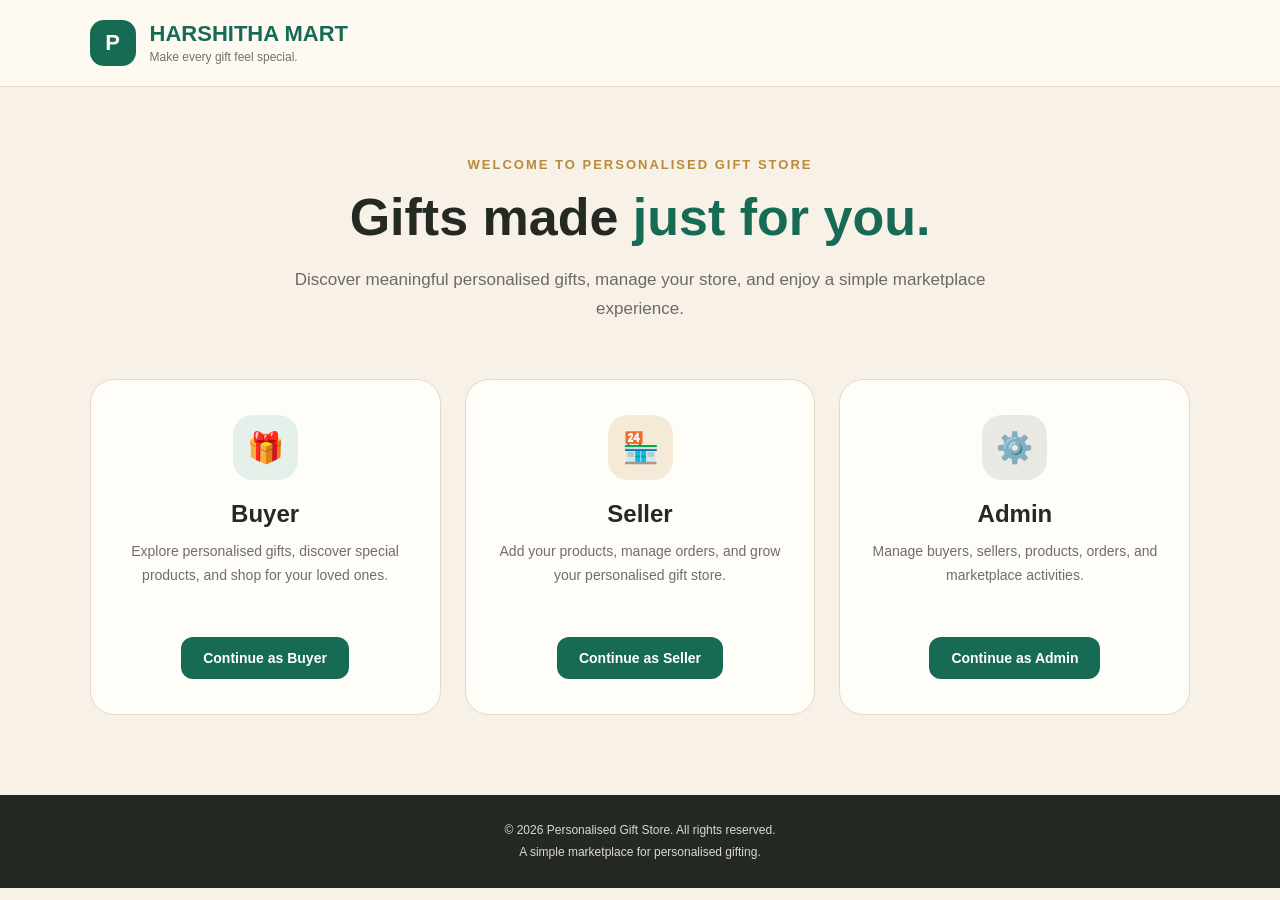
<file: index.html>
<!DOCTYPE html>
<html lang="en">
<head>
    <meta charset="UTF-8">
    <meta name="viewport" content="width=device-width, initial-scale=1.0">

    <title>HARSHITHA MART</title>

    <link rel="stylesheet" href="style.css">
</head>

<body>

    <!-- Navigation -->
    <header class="navbar">

        <div class="brand">

            <div class="brand-mark">P</div>

            <div>
                <h2>HARSHITHA MART</h2>
                <span>Make every gift feel special.</span>
            </div>

        </div>

    </header>


    <!-- Main Landing Section -->
    <main class="landing">

        <section class="welcome-section">

            <div class="welcome-content">

                <p class="small-title">
                    WELCOME TO PERSONALISED GIFT STORE
                </p>

                <h1>
                    Gifts made
                    <span>just for you.</span>
                </h1>

                <p class="description">
                    Discover meaningful personalised gifts, manage your
                    store, and enjoy a simple marketplace experience.
                </p>

            </div>


            <!-- Role Selection -->
            <div class="role-area">


                <!-- Buyer -->
                <div class="role-card buyer-card">

                    <div class="role-icon">🎁</div>

                    <h2>Buyer</h2>

                    <p>
                        Explore personalised gifts, discover special
                        products, and shop for your loved ones.
                    </p>

                    <a href="login.html" class="role-button">
                        Continue as Buyer
                    </a>

                </div>


                <!-- Seller -->
                <div class="role-card seller-card">

                    <div class="role-icon">🏪</div>

                    <h2>Seller</h2>

                    <p>
                        Add your products, manage orders, and
                        grow your personalised gift store.
                    </p>

                    <a href="seller-login.html" class="role-button">
                        Continue as Seller
                    </a>

                </div>


                <!-- Admin -->
                <div class="role-card admin-card">

                    <div class="role-icon">⚙️</div>

                    <h2>Admin</h2>

                    <p>
                        Manage buyers, sellers, products, orders,
                        and marketplace activities.
                    </p>

                    <a href="admin-login.html" class="role-button">
                        Continue as Admin
                    </a>

                </div>


            </div>

        </section>

    </main>


    <!-- Footer -->
    <footer class="footer">

        <p>
            © 2026 Personalised Gift Store. All rights reserved.
        </p>

        <p>
            A simple marketplace for personalised gifting.
        </p>

    </footer>


    <script src="script.js"></script>

</body>
</html>
</file>
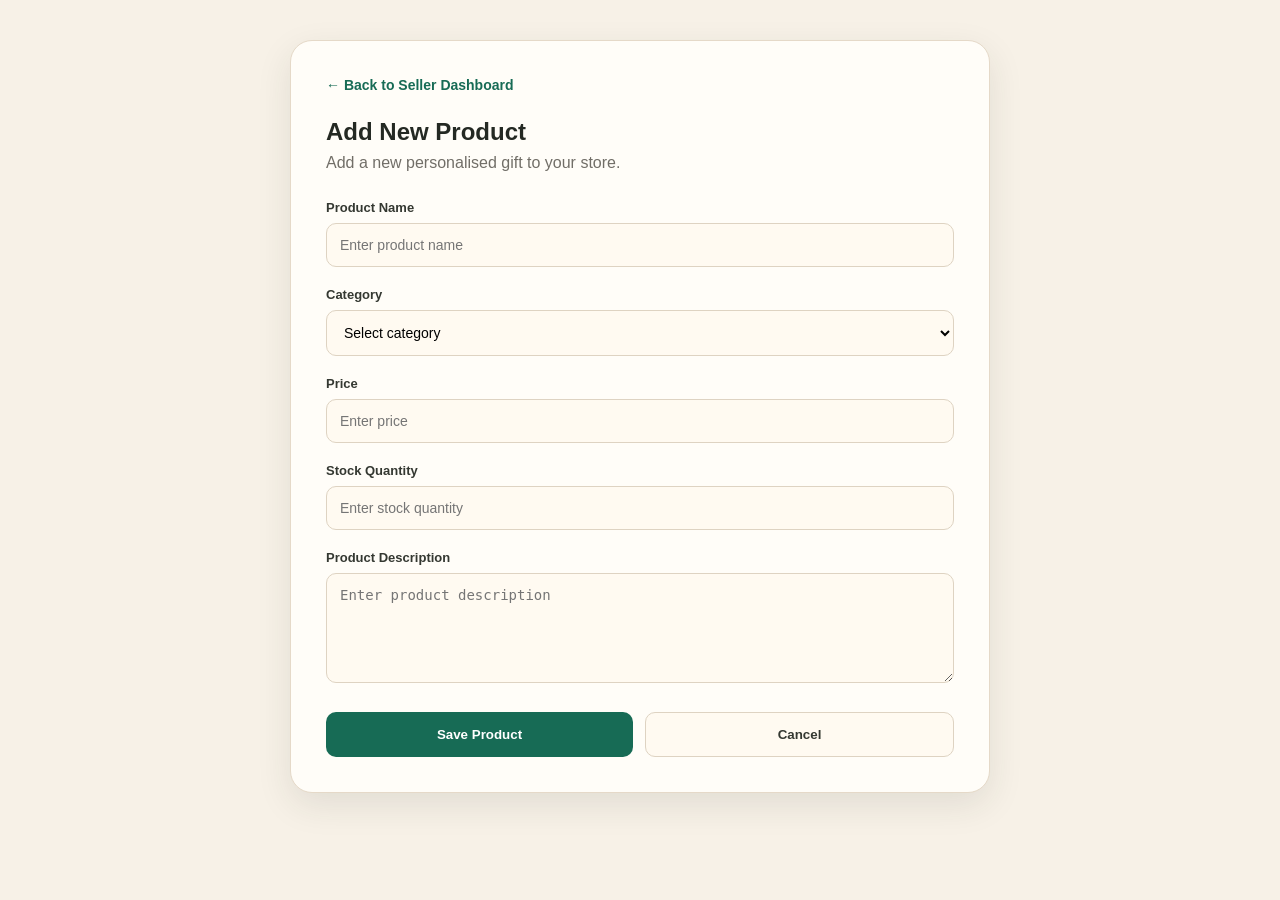
<file: add-product.html>
<!DOCTYPE html>
<html lang="en">

<head>
    <meta charset="UTF-8">
    <meta name="viewport" content="width=device-width, initial-scale=1.0">

    <title>Add Product | Personalised Gift Store</title>

    <link rel="stylesheet" href="style.css">

    <style>
        .add-product-page {
            min-height: 100vh;
            background: #f7f1e7;
            padding: 40px 20px;
        }

        .add-product-container {
            max-width: 700px;
            margin: auto;
            background: #fffdf8;
            padding: 35px;
            border-radius: 22px;
            border: 1px solid #e5d9c8;
            box-shadow: 0 12px 35px rgba(40, 50, 40, 0.10);
        }

        .add-product-back {
            display: inline-block;
            margin-bottom: 25px;
            color: #176b55;
            text-decoration: none;
            font-size: 14px;
            font-weight: bold;
        }

        .add-product-container h1 {
            color: #242923;
            margin-bottom: 8px;
        }

        .add-product-container > p {
            color: #716e67;
            margin-bottom: 28px;
        }

        .product-form-group {
            margin-bottom: 20px;
        }

        .product-form-group label {
            display: block;
            margin-bottom: 8px;
            color: #343831;
            font-size: 13px;
            font-weight: bold;
        }

        .product-form-group input,
        .product-form-group select,
        .product-form-group textarea {
            width: 100%;
            padding: 13px;
            border: 1px solid #ded3c2;
            border-radius: 10px;
            background: #fffaf1;
            font-size: 14px;
            box-sizing: border-box;
            outline: none;
        }

        .product-form-group textarea {
            min-height: 110px;
            resize: vertical;
        }

        .product-form-group input:focus,
        .product-form-group select:focus,
        .product-form-group textarea:focus {
            border-color: #176b55;
            box-shadow: 0 0 0 3px rgba(23, 107, 85, 0.10);
        }

        .product-form-buttons {
            display: flex;
            gap: 12px;
            margin-top: 25px;
        }

        .save-product-button {
            flex: 1;
            padding: 14px;
            border: none;
            border-radius: 10px;
            background: #176b55;
            color: white;
            font-weight: bold;
            cursor: pointer;
        }

        .cancel-product-button {
            flex: 1;
            padding: 14px;
            border: 1px solid #ded3c2;
            border-radius: 10px;
            background: #fffaf1;
            color: #343831;
            font-weight: bold;
            cursor: pointer;
        }

        .save-product-button:hover {
            background: #0f503f;
        }

        .cancel-product-button:hover {
            background: #f4ead7;
        }

        @media (max-width: 600px) {
            .add-product-page {
                padding: 25px 15px;
            }

            .add-product-container {
                padding: 25px 20px;
            }

            .product-form-buttons {
                flex-direction: column;
            }
        }
    </style>

</head>

<body>

    <main class="add-product-page">

        <section class="add-product-container">

            <a href="seller-dashboard.html" class="add-product-back">
                ← Back to Seller Dashboard
            </a>

            <h1>Add New Product</h1>

            <p>
                Add a new personalised gift to your store.
            </p>


            <form id="addProductForm">

                <div class="product-form-group">

                    <label for="productName">
                        Product Name
                    </label>

                    <input
                        type="text"
                        id="productName"
                        placeholder="Enter product name"
                    >

                </div>


                <div class="product-form-group">

                    <label for="productCategory">
                        Category
                    </label>

                    <select id="productCategory">

                        <option value="">
                            Select category
                        </option>

                        <option value="Fashion">
                            Fashion
                        </option>

                        <option value="Electronics">
                            Electronics
                        </option>

                        <option value="Home">
                            Home
                        </option>

                        <option value="Beauty">
                            Beauty
                        </option>

                        <option value="Accessories">
                            Accessories
                        </option>

                        <option value="Sports">
                            Sports
                        </option>

                    </select>

                </div>


                <div class="product-form-group">

                    <label for="productPrice">
                        Price
                    </label>

                    <input
                        type="number"
                        id="productPrice"
                        placeholder="Enter price"
                    >

                </div>


                <div class="product-form-group">

                    <label for="productStock">
                        Stock Quantity
                    </label>

                    <input
                        type="number"
                        id="productStock"
                        placeholder="Enter stock quantity"
                    >

                </div>


                <div class="product-form-group">

                    <label for="productDescription">
                        Product Description
                    </label>

                    <textarea
                        id="productDescription"
                        placeholder="Enter product description"
                    ></textarea>

                </div>


                <div class="product-form-buttons">

                    <button
                        type="submit"
                        class="save-product-button"
                    >
                        Save Product
                    </button>

                    <button
                        type="button"
                        class="cancel-product-button"
                        onclick="window.location.href='seller-dashboard.html'"
                    >
                        Cancel
                    </button>

                </div>

            </form>

        </section>

    </main>

<script>

    const addProductForm =
        document.getElementById("addProductForm");

    addProductForm.addEventListener("submit", function(event) {

        event.preventDefault();

        const productName =
            document.getElementById("productName").value.trim();

        const productCategory =
            document.getElementById("productCategory").value;

        const productPrice =
            document.getElementById("productPrice").value.trim();

        const productStock =
            document.getElementById("productStock").value.trim();

        const productDescription =
            document.getElementById("productDescription").value.trim();


        if (
            productName === "" ||
            productCategory === "" ||
            productPrice === "" ||
            productStock === ""
        ) {
            alert("Please fill all required product details.");
            return;
        }


        const product = {

            name: productName,

            category: productCategory,

            price: productPrice,

            stock: productStock,

            description: productDescription

        };


        localStorage.setItem(
            "newSellerProduct",
            JSON.stringify(product)
        );


        alert("Product added successfully!");


        window.location.href =
            "seller-dashboard.html";

    });

</script>
    
</body>

</html>
</file>
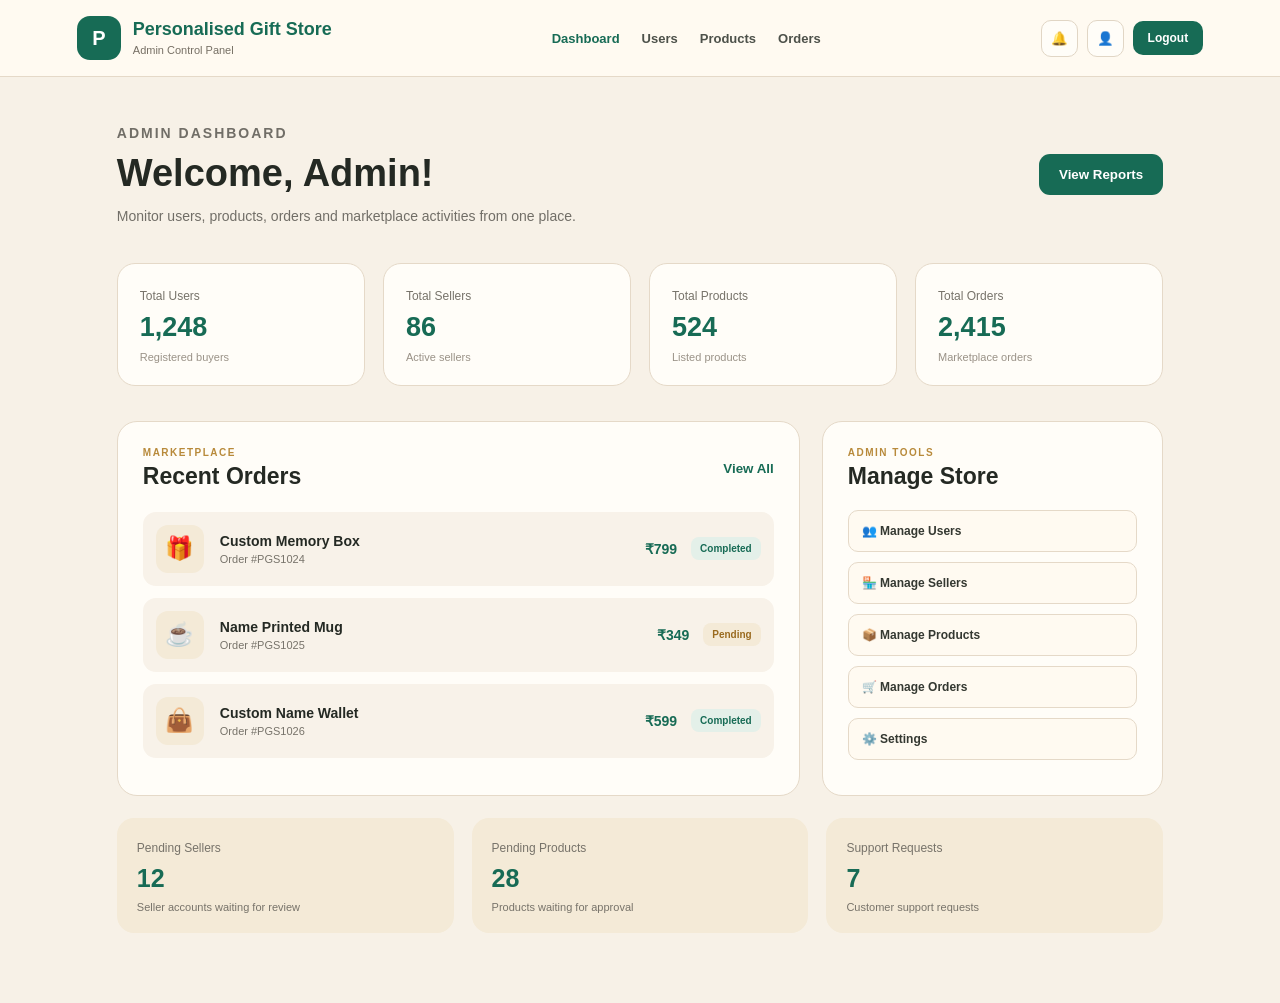
<file: admin-dashboard.html>
<!DOCTYPE html>
<html lang="en">

<head>

    <meta charset="UTF-8">

    <meta name="viewport"
        content="width=device-width, initial-scale=1.0">

    <title>
        Admin Dashboard | Personalised Gift Store
    </title>

    <link rel="stylesheet" href="style.css">


    <style>

        /* ==============================
           ADMIN MANAGEMENT SECTIONS
           ============================== */

        .admin-manage-section {
            margin-top: 25px;
            display: none;
        }

        .admin-manage-section.active {
            display: block;
        }


        .admin-manage-card {
            background: white;
            padding: 25px;
            border-radius: 15px;
            box-shadow: 0 5px 20px rgba(0, 0, 0, 0.08);
        }


        .admin-manage-card h2 {
            margin-bottom: 20px;
        }


        .admin-back-button {
            margin-bottom: 18px;
            padding: 10px 18px;
            border: none;
            border-radius: 8px;
            cursor: pointer;
        }


        .admin-manage-item {
            padding: 16px;
            margin-bottom: 12px;
            border: 1px solid #ddd;
            border-radius: 10px;
        }


        .admin-manage-item strong {
            display: block;
            margin-bottom: 5px;
        }


        .admin-manage-item button {
            margin-top: 10px;
            padding: 9px 16px;
            border: none;
            border-radius: 7px;
            cursor: pointer;
        }


        .report-box {
            padding: 18px;
            margin-bottom: 12px;
            border: 1px solid #ddd;
            border-radius: 10px;
        }


        .report-box strong {
            display: block;
            margin-bottom: 6px;
        }

    </style>

</head>


<body>


    <!-- ==============================
         ADMIN NAVBAR
         ============================== -->

    <header class="admin-navbar">


        <div class="admin-brand">

            <div class="admin-logo">
                P
            </div>


            <div>

                <h2>
                    Personalised Gift Store
                </h2>

                <span>
                    Admin Control Panel
                </span>

            </div>

        </div>



        <nav class="admin-nav">

            <a
                href="#"
                class="active"
                onclick="showAdminHome(); return false;">

                Dashboard

            </a>


            <a
                href="#"
                onclick="showAdminSection('users'); return false;">

                Users

            </a>


            <a
                href="#"
                onclick="showAdminSection('products'); return false;">

                Products

            </a>


            <a
                href="#"
                onclick="showAdminSection('orders'); return false;">

                Orders

            </a>

        </nav>



        <div class="admin-actions">

            <button type="button">
                🔔
            </button>

            <button type="button">
                👤
            </button>

            <a href="index.html">
                Logout
            </a>

        </div>


    </header>



    <!-- ==============================
         MAIN ADMIN DASHBOARD
         ============================== -->

    <main class="admin-dashboard">


        <!-- ==============================
             WELCOME
             ============================== -->

        <section class="admin-welcome">


            <div>

                <p class="admin-label">
                    ADMIN DASHBOARD
                </p>


                <h1>
                    Welcome, Admin!
                </h1>


                <p>
                    Monitor users, products, orders and
                    marketplace activities from one place.
                </p>

            </div>



            <button
                class="admin-report-button"
                type="button"
                onclick="showAdminSection('reports')">

                View Reports

            </button>


        </section>



        <!-- ==============================
             STATS
             ============================== -->

        <section class="admin-stats">


            <div class="admin-stat-card">

                <span>
                    Total Users
                </span>

                <strong>
                    1,248
                </strong>

                <p>
                    Registered buyers
                </p>

            </div>



            <div class="admin-stat-card">

                <span>
                    Total Sellers
                </span>

                <strong>
                    86
                </strong>

                <p>
                    Active sellers
                </p>

            </div>



            <div class="admin-stat-card">

                <span>
                    Total Products
                </span>

                <strong>
                    524
                </strong>

                <p>
                    Listed products
                </p>

            </div>



            <div class="admin-stat-card">

                <span>
                    Total Orders
                </span>

                <strong>
                    2,415
                </strong>

                <p>
                    Marketplace orders
                </p>

            </div>


        </section>



        <!-- ==============================
             MAIN GRID
             ============================== -->

        <section class="admin-main-grid">


            <!-- ==============================
                 RECENT ORDERS
                 ============================== -->

            <div class="admin-panel">


                <div class="admin-panel-heading">


                    <div>

                        <p>
                            MARKETPLACE
                        </p>

                        <h2>
                            Recent Orders
                        </h2>

                    </div>


                    <button
                        type="button"
                        onclick="showAdminSection('orders')">

                        View All

                    </button>


                </div>



                <div class="admin-order-list">


                    <!-- ORDER 1 -->

                    <div class="admin-order">

                        <div class="order-icon">
                            🎁
                        </div>


                        <div>

                            <h3>
                                Custom Memory Box
                            </h3>

                            <p>
                                Order #PGS1024
                            </p>

                        </div>


                        <strong>
                            ₹799
                        </strong>


                        <span class="order-status">
                            Completed
                        </span>

                    </div>



                    <!-- ORDER 2 -->

                    <div class="admin-order">

                        <div class="order-icon">
                            ☕
                        </div>


                        <div>

                            <h3>
                                Name Printed Mug
                            </h3>

                            <p>
                                Order #PGS1025
                            </p>

                        </div>


                        <strong>
                            ₹349
                        </strong>


                        <span class="order-status pending">
                            Pending
                        </span>

                    </div>



                    <!-- ORDER 3 -->

                    <div class="admin-order">

                        <div class="order-icon">
                            👜
                        </div>


                        <div>

                            <h3>
                                Custom Name Wallet
                            </h3>

                            <p>
                                Order #PGS1026
                            </p>

                        </div>


                        <strong>
                            ₹599
                        </strong>


                        <span class="order-status">
                            Completed
                        </span>

                    </div>


                </div>


            </div>



            <!-- ==============================
                 ADMIN TOOLS
                 ============================== -->

            <div class="admin-side-panel">


                <p>
                    ADMIN TOOLS
                </p>


                <h2>
                    Manage Store
                </h2>



                <button
                    type="button"
                    onclick="showAdminSection('users')">

                    👥 Manage Users

                </button>



                <button
                    type="button"
                    onclick="showAdminSection('sellers')">

                    🏪 Manage Sellers

                </button>



                <button
                    type="button"
                    onclick="showAdminSection('products')">

                    📦 Manage Products

                </button>



                <button
                    type="button"
                    onclick="showAdminSection('orders')">

                    🛒 Manage Orders

                </button>



                <button
                    type="button"
                    onclick="showAdminSection('settings')">

                    ⚙️ Settings

                </button>


            </div>


        </section>



        <!-- ==============================
             OVERVIEW
             ============================== -->

        <section class="admin-overview">


            <div class="overview-card">

                <span>
                    Pending Sellers
                </span>

                <strong>
                    12
                </strong>

                <p>
                    Seller accounts waiting for review
                </p>

            </div>



            <div class="overview-card">

                <span>
                    Pending Products
                </span>

                <strong>
                    28
                </strong>

                <p>
                    Products waiting for approval
                </p>

            </div>



            <div class="overview-card">

                <span>
                    Support Requests
                </span>

                <strong>
                    7
                </strong>

                <p>
                    Customer support requests
                </p>

            </div>


        </section>



        <!-- ==============================
             USERS
             ============================== -->

        <section
            id="adminUsers"
            class="admin-manage-section">


            <div class="admin-manage-card">


                <button
                    class="admin-back-button"
                    onclick="showAdminHome()">

                    ← Back

                </button>


                <h2>
                    👥 Manage Users
                </h2>



                <div class="admin-manage-item">

                    <strong>
                        Harshitha
                    </strong>

                    Buyer Account

                    <br>

                    Email:
                    harshitha@example.com

                    <br>

                    Status:
                    <b>Active</b>

                    <br>

                    <button
                        onclick="alert('User details opened.')">

                        View User

                    </button>

                </div>



                <div class="admin-manage-item">

                    <strong>
                        Priya
                    </strong>

                    Buyer Account

                    <br>

                    Email:
                    priya@example.com

                    <br>

                    Status:
                    <b>Active</b>

                    <br>

                    <button
                        onclick="alert('User details opened.')">

                        View User

                    </button>

                </div>



                <div class="admin-manage-item">

                    <strong>
                        Kavya
                    </strong>

                    Buyer Account

                    <br>

                    Email:
                    kavya@example.com

                    <br>

                    Status:
                    <b>Active</b>

                    <br>

                    <button
                        onclick="alert('User details opened.')">

                        View User

                    </button>

                </div>


            </div>

        </section>



        <!-- ==============================
             SELLERS
             ============================== -->

        <section
            id="adminSellers"
            class="admin-manage-section">


            <div class="admin-manage-card">


                <button
                    class="admin-back-button"
                    onclick="showAdminHome()">

                    ← Back

                </button>


                <h2>
                    🏪 Manage Sellers
                </h2>



                <div class="admin-manage-item">

                    <strong>
                        Gift Corner
                    </strong>

                    Seller Account

                    <br>

                    Products:
                    24

                    <br>

                    Status:
                    <b>Active</b>

                    <br>

                    <button
                        onclick="alert('Seller details opened.')">

                        View Seller

                    </button>

                </div>



                <div class="admin-manage-item">

                    <strong>
                        Creative Gifts
                    </strong>

                    Seller Account

                    <br>

                    Products:
                    18

                    <br>

                    Status:
                    <b>Active</b>

                    <br>

                    <button
                        onclick="alert('Seller details opened.')">

                        View Seller

                    </button>

                </div>



                <div class="admin-manage-item">

                    <strong>
                        Personal Touch
                    </strong>

                    Seller Account

                    <br>

                    Products:
                    12

                    <br>

                    Status:
                    <b>Pending Review</b>

                    <br>

                    <button
                        onclick="alert('Seller review opened.')">

                        Review Seller

                    </button>

                </div>


            </div>

        </section>



        <!-- ==============================
             PRODUCTS
             ============================== -->

        <section
            id="adminProducts"
            class="admin-manage-section">


            <div class="admin-manage-card">


                <button
                    class="admin-back-button"
                    onclick="showAdminHome()">

                    ← Back

                </button>


                <h2>
                    📦 Manage Products
                </h2>



                <div class="admin-manage-item">

                    <strong>
                        Custom Memory Box
                    </strong>

                    Category:
                    Personalised Gifts

                    <br>

                    Price:
                    ₹799

                    <br>

                    Status:
                    <b>Approved</b>

                    <br>

                    <button
                        onclick="alert('Product details opened.')">

                        View Product

                    </button>

                </div>



                <div class="admin-manage-item">

                    <strong>
                        Name Printed Mug
                    </strong>

                    Category:
                    Home & Lifestyle

                    <br>

                    Price:
                    ₹349

                    <br>

                    Status:
                    <b>Approved</b>

                    <br>

                    <button
                        onclick="alert('Product details opened.')">

                        View Product

                    </button>

                </div>



                <div class="admin-manage-item">

                    <strong>
                        Custom Photo Keychain
                    </strong>

                    Category:
                    Accessories

                    <br>

                    Price:
                    ₹499

                    <br>

                    Status:
                    <b>Pending Approval</b>

                    <br>

                    <button
                        onclick="alert('Product approval opened.')">

                        Review Product

                    </button>

                </div>


            </div>

        </section>



        <!-- ==============================
             ORDERS
             ============================== -->

        <section
            id="adminOrders"
            class="admin-manage-section">


            <div class="admin-manage-card">


                <button
                    class="admin-back-button"
                    onclick="showAdminHome()">

                    ← Back

                </button>


                <h2>
                    🛒 Manage Orders
                </h2>



                <div class="admin-manage-item">

                    <strong>
                        Order #PGS1024
                    </strong>

                    Custom Memory Box

                    <br>

                    Amount:
                    ₹799

                    <br>

                    Status:
                    <b>Completed</b>

                </div>



                <div class="admin-manage-item">

                    <strong>
                        Order #PGS1025
                    </strong>

                    Name Printed Mug

                    <br>

                    Amount:
                    ₹349

                    <br>

                    Status:
                    <b>Pending</b>

                </div>



                <div class="admin-manage-item">

                    <strong>
                        Order #PGS1026
                    </strong>

                    Custom Name Wallet

                    <br>

                    Amount:
                    ₹599

                    <br>

                    Status:
                    <b>Completed</b>

                </div>



                <div class="admin-manage-item">

                    <strong>
                        Order #PGS1027
                    </strong>

                    Custom Photo Keychain

                    <br>

                    Amount:
                    ₹499

                    <br>

                    Status:
                    <b>Processing</b>

                </div>

            </div>

        </section>



        <!-- ==============================
             REPORTS
             ============================== -->

        <section
            id="adminReports"
            class="admin-manage-section">

            <div class="admin-manage-card">

                <button
                    class="admin-back-button"
                    onclick="showAdminHome()">

                    ← Back

                </button>

                <h2>
                    📊 Admin Reports
                </h2>

                <div class="report-box">

                    <strong>
                        Total Sales
                    </strong>

                    ₹18,450

                </div>

                <div class="report-box">

                    <strong>
                        Completed Orders
                    </strong>

                    2,180 Orders

                </div>

                <div class="report-box">

                    <strong>
                        Pending Orders
                    </strong>

                    235 Orders

                </div>

                <div class="report-box">

                    <strong>
                        Active Sellers
                    </strong>

                    86 Sellers

                </div>

            </div>

        </section>



        <!-- ==============================
             SETTINGS
             ============================== -->

        <section
            id="adminSettings"
            class="admin-manage-section">

            <div class="admin-manage-card">

                <button
                    class="admin-back-button"
                    onclick="showAdminHome()">

                    ← Back

                </button>

                <h2>
                    ⚙️ Admin Settings
                </h2>

                <div class="admin-manage-item">

                    <strong>
                        Store Settings
                    </strong>

                    Manage store information and
                    marketplace settings.

                    <br>

                    <button
                        onclick="alert('Store settings opened.')">

                        Open Settings

                    </button>

                </div>

                <div class="admin-manage-item">

                    <strong>
                        Account Settings
                    </strong>

                    Manage administrator account details.

                    <br>

                    <button
                        onclick="alert('Account settings opened.')">

                        Account Settings

                    </button>

                </div>

            </div>

        </section>


    </main>



    <!-- ==============================
         ADMIN JAVASCRIPT
         ============================== -->

    <script>

        function hideAllAdminSections() {

            const sections =
                document.querySelectorAll(
                    ".admin-manage-section"
                );

            sections.forEach(function(section) {

                section.classList.remove("active");

            });

        }


        function showAdminHome() {

            hideAllAdminSections();

            window.scrollTo({
                top: 0,
                behavior: "smooth"
            });

        }


        function showAdminSection(section) {

            hideAllAdminSections();

            let targetSection = null;


            if (section === "users") {

                targetSection =
                    document.getElementById(
                        "adminUsers"
                    );

            }

            else if (section === "sellers") {

                targetSection =
                    document.getElementById(
                        "adminSellers"
                    );

            }

            else if (section === "products") {

                targetSection =
                    document.getElementById(
                        "adminProducts"
                    );

            }

            else if (section === "orders") {

                targetSection =
                    document.getElementById(
                        "adminOrders"
                    );

            }

            else if (section === "reports") {

                targetSection =
                    document.getElementById(
                        "adminReports"
                    );

            }

            else if (section === "settings") {

                targetSection =
                    document.getElementById(
                        "adminSettings"
                    );

            }


            if (targetSection) {

                targetSection.classList.add("active");

                targetSection.scrollIntoView({
                    behavior: "smooth"
                });

            }

        }

    </script>


</body>

</html>
</file>
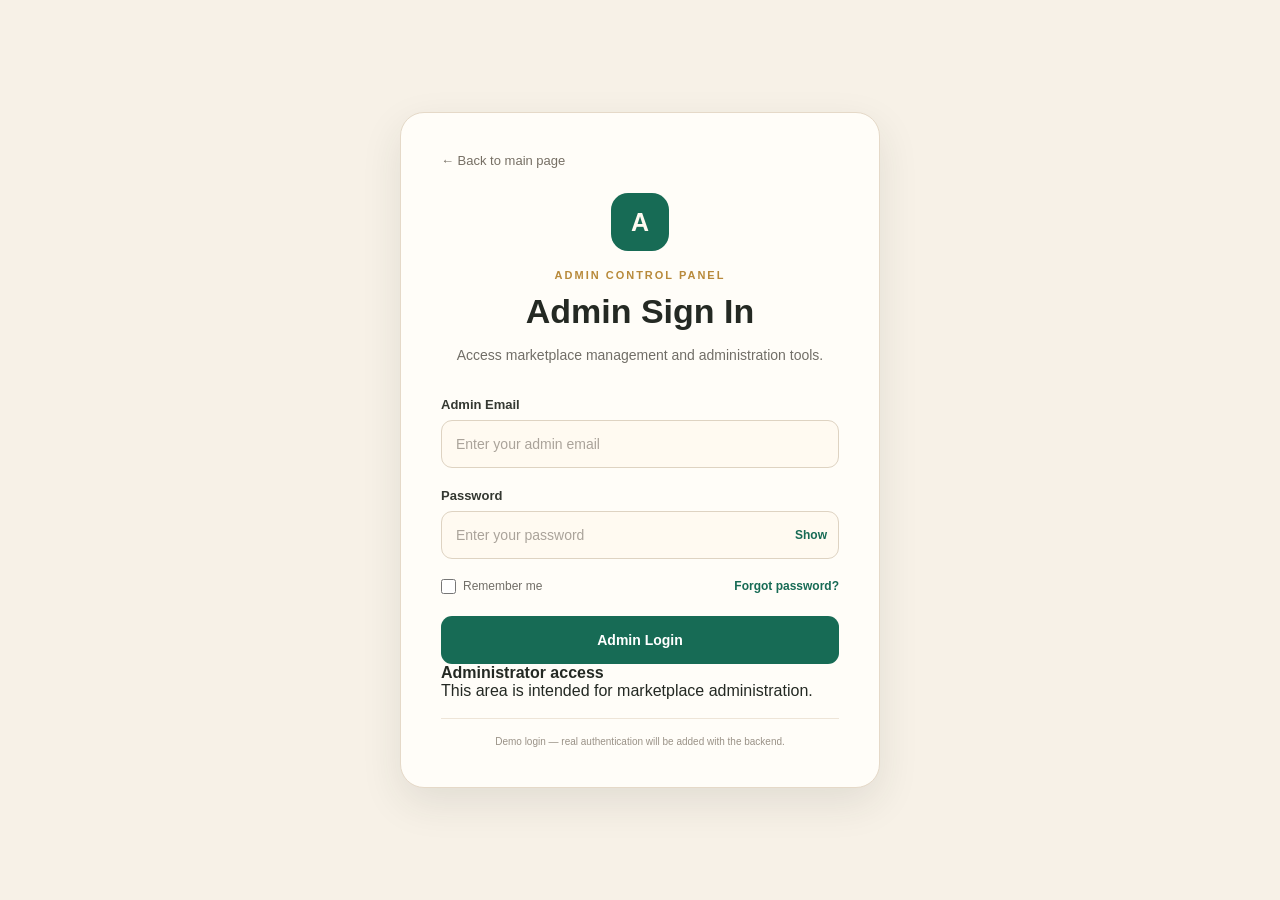
<file: admin-login.html>
<!DOCTYPE html>
<html lang="en">

<head>
    <meta charset="UTF-8">

    <meta name="viewport" content="width=device-width, initial-scale=1.0">

    <title>Admin Login | Personalised Gift Store</title>

    <link rel="stylesheet" href="style.css">
</head>

<body>

    <main class="login-page">

        <section class="login-card admin-login-card">

            <!-- Back to Main Page -->
            <a href="index.html" class="back-link">
                ← Back to main page
            </a>


            <!-- Admin Logo -->
            <div class="login-logo admin-logo">
                A
            </div>


            <p class="login-label admin-label">
                ADMIN CONTROL PANEL
            </p>


            <h1>
                Admin Sign In
            </h1>


            <p class="login-description">
                Access marketplace management and administration tools.
            </p>


            <!-- Admin Login Form -->
            <form id="adminLoginForm">

                <!-- Admin Email -->
                <div class="input-group">

                    <label for="adminEmail">
                        Admin Email
                    </label>

                    <input
                        type="email"
                        id="adminEmail"
                        placeholder="Enter your admin email"
                    >

                </div>


                <!-- Password -->
                <div class="input-group">

                    <label for="adminPassword">
                        Password
                    </label>

                    <div class="password-box">

                        <input
                            type="password"
                            id="adminPassword"
                            placeholder="Enter your password"
                        >

                        <button
                            type="button"
                            id="adminTogglePassword"
                            class="show-password"
                        >
                            Show
                        </button>

                    </div>

                </div>


                <!-- Remember + Forgot -->
                <div class="login-options">

                    <label class="remember-me">

                        <input
                            type="checkbox"
                            id="adminRememberMe"
                        >

                        Remember me

                    </label>


                    <a href="#" class="forgot-link">
                        Forgot password?
                    </a>

                </div>


                <!-- Admin Login Button -->
                <button
                    type="submit"
                    class="login-button admin-login-button"
                >
                    Admin Login
                </button>

            </form>


            <!-- Security Information -->
            <div class="admin-info">

                <strong>Administrator access</strong>

                <p>
                    This area is intended for marketplace administration.
                </p>

            </div>


            <!-- Demo Notice -->
            <p class="demo-note">
                Demo login — real authentication will be added with the backend.
            </p>

        </section>

    </main>


    <script src="script.js"></script>

</body>

</html>
</file>
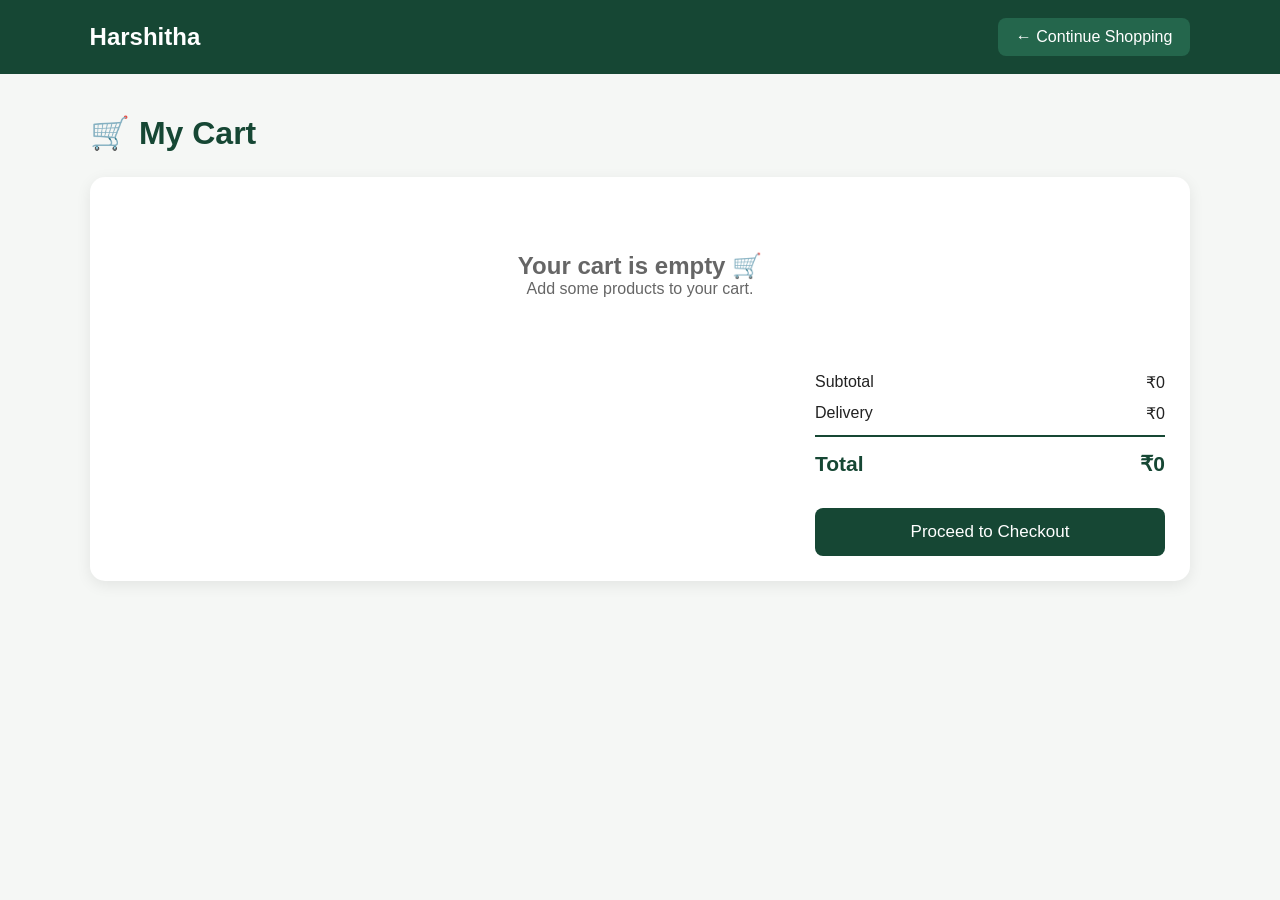
<file: cart.html>
<!DOCTYPE html>
<html lang="en">
<head>
    <meta charset="UTF-8">
    <meta name="viewport" content="width=device-width, initial-scale=1.0">

    <title>Cart | Harshitha</title>

    <style>
        * {
            box-sizing: border-box;
            margin: 0;
            padding: 0;
            font-family: Arial, sans-serif;
        }

        body {
            background: #f5f7f5;
            color: #222;
        }

        .navbar {
            background: #164734;
            color: white;
            padding: 18px 7%;
            display: flex;
            justify-content: space-between;
            align-items: center;
        }

        .brand {
            font-size: 24px;
            font-weight: bold;
        }

        .back-btn {
            color: white;
            text-decoration: none;
            background: #24664c;
            padding: 10px 18px;
            border-radius: 8px;
        }

        .container {
            width: 90%;
            max-width: 1100px;
            margin: 40px auto;
        }

        .title {
            margin-bottom: 25px;
            color: #164734;
        }

        .cart-box {
            background: white;
            padding: 25px;
            border-radius: 15px;
            box-shadow: 0 4px 15px rgba(0,0,0,0.08);
        }

        .cart-item {
            display: grid;
            grid-template-columns: 70px 1fr 120px 100px 80px;
            align-items: center;
            gap: 20px;
            padding: 18px 0;
            border-bottom: 1px solid #ddd;
        }

        .product-icon {
            width: 60px;
            height: 60px;
            background: #e8f1ec;
            border-radius: 10px;
            display: flex;
            align-items: center;
            justify-content: center;
            font-size: 30px;
        }

        .product-name {
            font-weight: bold;
            color: #164734;
        }

        .product-price {
            font-weight: bold;
        }

        .quantity {
            display: flex;
            align-items: center;
            gap: 8px;
        }

        .quantity button {
            width: 30px;
            height: 30px;
            border: none;
            border-radius: 5px;
            background: #164734;
            color: white;
            cursor: pointer;
        }

        .remove-btn {
            border: none;
            background: #e74c3c;
            color: white;
            padding: 8px 12px;
            border-radius: 6px;
            cursor: pointer;
        }

        .empty-cart {
            text-align: center;
            padding: 50px 10px;
            color: #666;
        }

        .summary {
            margin-top: 25px;
            margin-left: auto;
            max-width: 350px;
        }

        .summary-row {
            display: flex;
            justify-content: space-between;
            margin: 12px 0;
            font-size: 16px;
        }

        .grand-total {
            border-top: 2px solid #164734;
            padding-top: 15px;
            font-size: 21px;
            font-weight: bold;
            color: #164734;
        }

        .checkout-btn {
            width: 100%;
            margin-top: 20px;
            padding: 14px;
            border: none;
            border-radius: 8px;
            background: #164734;
            color: white;
            font-size: 17px;
            cursor: pointer;
        }

        .checkout-btn:hover {
            background: #24664c;
        }

        @media (max-width: 700px) {
            .cart-item {
                grid-template-columns: 55px 1fr;
                gap: 12px;
            }

            .product-icon {
                width: 50px;
                height: 50px;
                font-size: 24px;
            }

            .product-price,
            .quantity,
            .remove-btn {
                grid-column: 2;
            }

            .navbar {
                padding: 15px 5%;
            }

            .brand {
                font-size: 20px;
            }
        }
    </style>
</head>

<body>

    <nav class="navbar">
        <div class="brand">Harshitha</div>
        <a href="home.html" class="back-btn">← Continue Shopping</a>
    </nav>

    <div class="container">

        <h1 class="title">🛒 My Cart</h1>

        <div class="cart-box">

            <div id="cartItemsContainer"></div>

            <div class="summary">

                <div class="summary-row">
                    <span>Subtotal</span>
                    <span id="subtotal">₹0</span>
                </div>

                <div class="summary-row">
                    <span>Delivery</span>
                    <span id="delivery">₹0</span>
                </div>

                <div class="summary-row grand-total">
                    <span>Total</span>
                    <span id="grandTotal">₹0</span>
                </div>

                <button class="checkout-btn" onclick="checkout()">
                    Proceed to Checkout
                </button>

            </div>

        </div>

    </div>

    <script>
        let cart = JSON.parse(localStorage.getItem("cart")) || [];

        function displayCart() {

            const container = document.getElementById("cartItemsContainer");
            const subtotalElement = document.getElementById("subtotal");
            const deliveryElement = document.getElementById("delivery");
            const grandTotalElement = document.getElementById("grandTotal");

            container.innerHTML = "";

            if (cart.length === 0) {

                container.innerHTML = `
                    <div class="empty-cart">
                        <h2>Your cart is empty 🛒</h2>
                        <p>Add some products to your cart.</p>
                    </div>
                `;

                subtotalElement.textContent = "₹0";
                deliveryElement.textContent = "₹0";
                grandTotalElement.textContent = "₹0";

                return;
            }

            let subtotal = 0;

            cart.forEach(function(item, index) {

                const itemTotal = item.price * item.quantity;

                subtotal += itemTotal;

                const cartItem = document.createElement("div");

                cartItem.className = "cart-item";

                cartItem.innerHTML = `
                    <div class="product-icon">${item.icon}</div>

                    <div>
                        <div class="product-name">${item.name}</div>
                    </div>

                    <div class="product-price">
                        ₹${item.price}
                    </div>

                    <div class="quantity">
                        <button onclick="decreaseQuantity(${index})">−</button>
                        <span>${item.quantity}</span>
                        <button onclick="increaseQuantity(${index})">+</button>
                    </div>

                    <button class="remove-btn"
                        onclick="removeItem(${index})">
                        Remove
                    </button>
                `;

                container.appendChild(cartItem);
            });

            const delivery = subtotal >= 1000 ? 0 : 50;

            const total = subtotal + delivery;

            subtotalElement.textContent = "₹" + subtotal;
            deliveryElement.textContent = delivery === 0 ? "FREE" : "₹" + delivery;
            grandTotalElement.textContent = "₹" + total;
        }


        function increaseQuantity(index) {

            cart[index].quantity++;

            localStorage.setItem("cart", JSON.stringify(cart));

            displayCart();
        }


        function decreaseQuantity(index) {

            if (cart[index].quantity > 1) {

                cart[index].quantity--;

            } else {

                cart.splice(index, 1);
            }

            localStorage.setItem("cart", JSON.stringify(cart));

            displayCart();
        }


        function removeItem(index) {

            cart.splice(index, 1);

            localStorage.setItem("cart", JSON.stringify(cart));

            displayCart();
        }


        function checkout() {

            if (cart.length === 0) {

                alert("Your cart is empty!");

                return;
            }

            alert("Checkout feature coming soon!");

        }


        displayCart();
    </script>

</body>
</html>
</file>
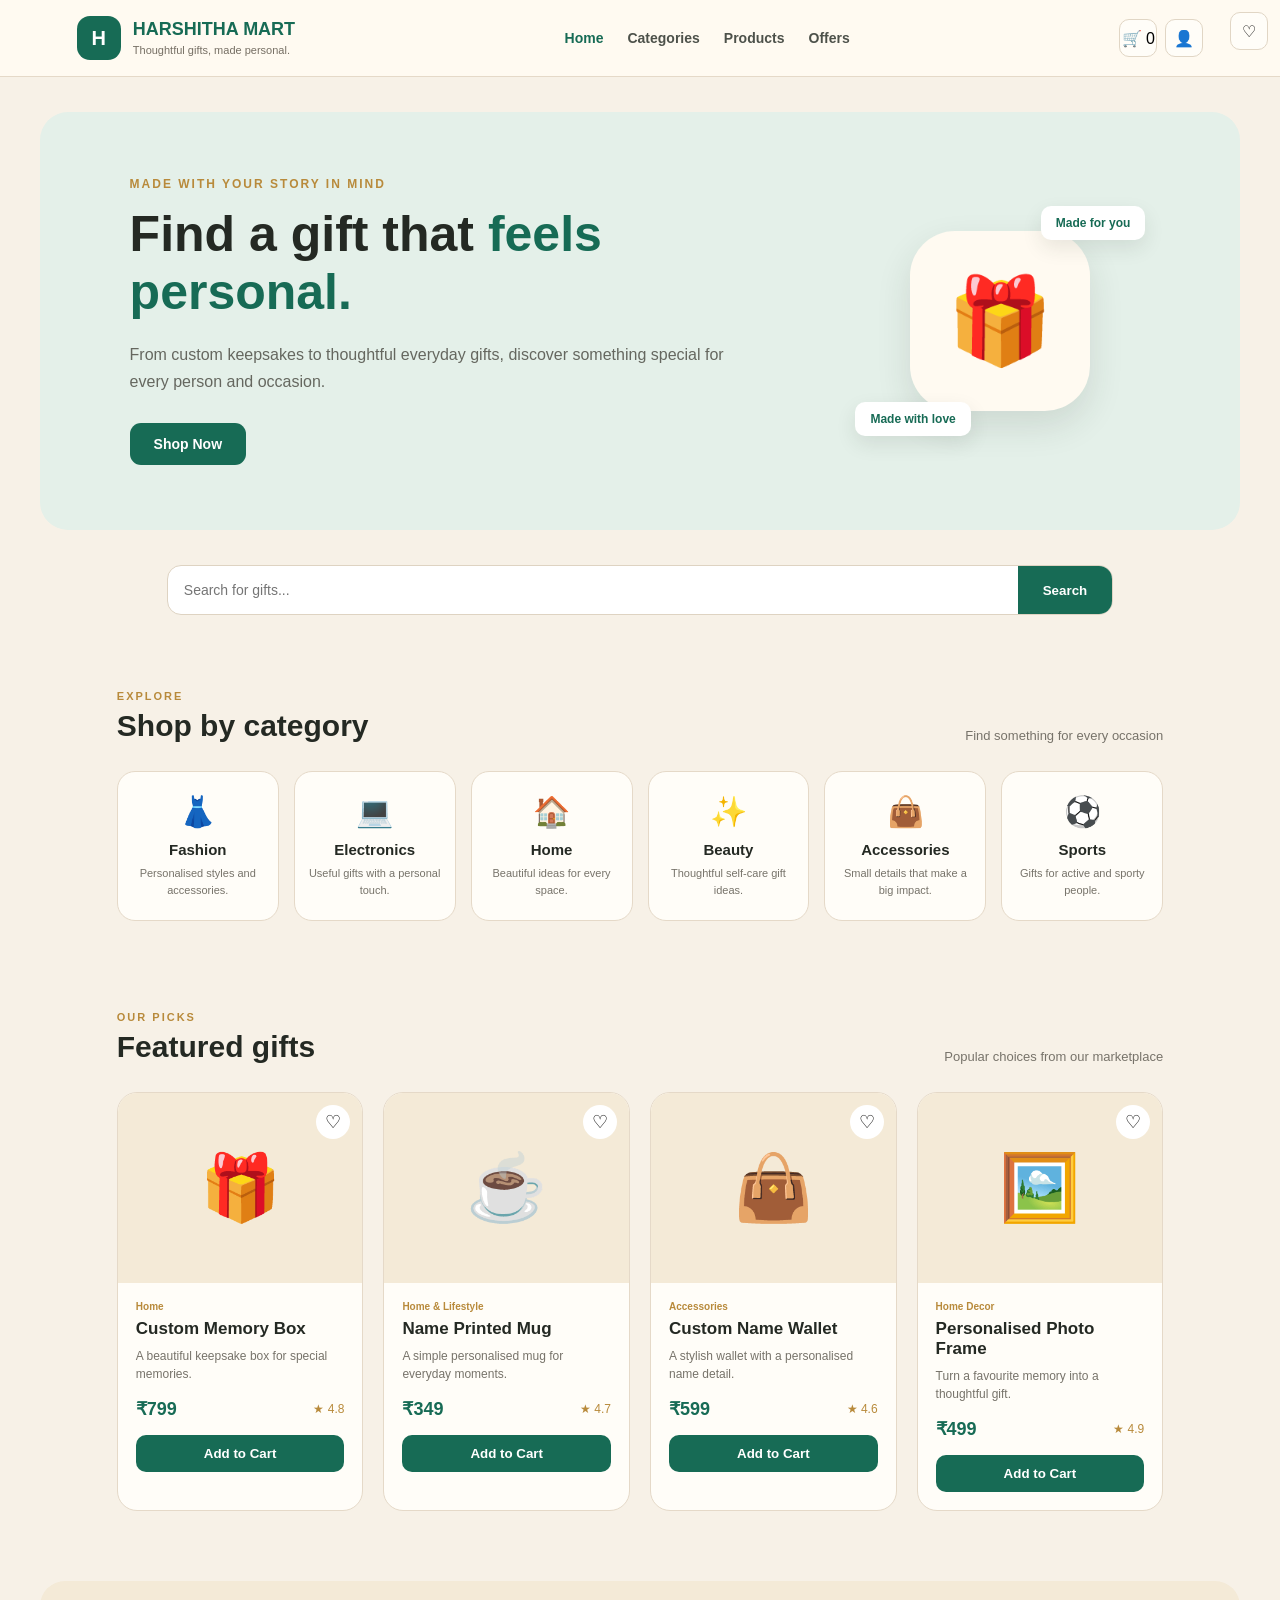
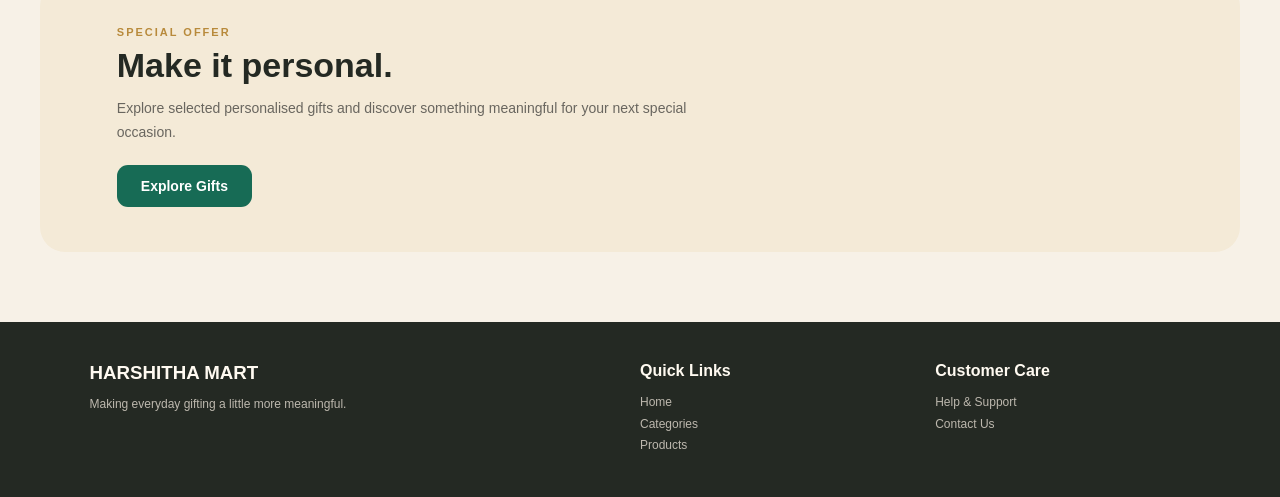
<file: home.html>
<!DOCTYPE html>
<html lang="en">

<head>

    <meta charset="UTF-8">

    <meta name="viewport"
        content="width=device-width, initial-scale=1.0">

    <title>
        Home | HARSHITHA MART
    </title>

    <link rel="stylesheet" href="style.css">

</head>


<body>


    <!-- ============================== -->
    <!-- NAVIGATION -->
    <!-- ============================== -->

    <header class="home-navbar">


        <div class="home-brand">

            <div class="home-logo">
                H
            </div>


            <div>

                <h2>
                    HARSHITHA MART
                </h2>

                <span>
                    Thoughtful gifts, made personal.
                </span>

            </div>

        </div>



        <nav class="home-nav">

            <a
                href="home.html"
                class="active">

                Home

            </a>


            <a href="#categories">

                Categories

            </a>


            <a href="#products">

                Products

            </a>


            <a href="#offers">

                Offers

            </a>

        </nav>



        <div class="home-actions">


            <button
                type="button"
                title="Wishlist"
                class="wishlist-button">

                ♡

            </button>


            <button
                type="button"
                title="Cart"
                id="cartButton">

                🛒

                <span id="cartCount">
                    0
                </span>

            </button>


            <button
                type="button"
                title="Profile">

                👤

            </button>


        </div>


    </header>



    <!-- ============================== -->
    <!-- MAIN -->
    <!-- ============================== -->

    <main>


        <!-- ============================== -->
        <!-- HERO -->
        <!-- ============================== -->

        <section class="hero-section">


            <div class="hero-content">


                <p class="hero-label">
                    MADE WITH YOUR STORY IN MIND
                </p>


                <h1>

                    Find a gift that
                    <span>
                        feels personal.
                    </span>

                </h1>


                <p>

                    From custom keepsakes to thoughtful
                    everyday gifts, discover something
                    special for every person and occasion.

                </p>


                <a
                    href="#products"
                    class="hero-button">

                    Shop Now

                </a>


            </div>



            <div class="hero-visual">


                <div class="gift-shape">
                    🎁
                </div>


                <div class="hero-note note-one">
                    Made for you
                </div>


                <div class="hero-note note-two">
                    Made with love
                </div>


            </div>


        </section>



        <!-- ============================== -->
        <!-- SEARCH -->
        <!-- ============================== -->

        <section class="search-section">


            <div class="search-box">


                <input
                    type="text"
                    id="productSearch"
                    placeholder="Search for gifts..."
                >


                <button
                    type="button"
                    id="searchButton">

                    Search

                </button>


            </div>


        </section>



        <!-- ============================== -->
        <!-- CATEGORIES -->
        <!-- ============================== -->

        <section
            class="content-section"
            id="categories">


            <div class="section-heading">


                <div>

                    <p>
                        EXPLORE
                    </p>

                    <h2>
                        Shop by category
                    </h2>

                </div>


                <span>
                    Find something for every occasion
                </span>


            </div>



            <div class="category-grid">


                <div
                    class="category-card"
                    onclick="showCategory('Fashion')">

                    <div class="category-icon">
                        👗
                    </div>

                    <h3>
                        Fashion
                    </h3>

                    <p>
                        Personalised styles and accessories.
                    </p>

                </div>



                <div
                    class="category-card"
                    onclick="showCategory('Electronics')">

                    <div class="category-icon">
                        💻
                    </div>

                    <h3>
                        Electronics
                    </h3>

                    <p>
                        Useful gifts with a personal touch.
                    </p>

                </div>



                <div
                    class="category-card"
                    onclick="showCategory('Home')">

                    <div class="category-icon">
                        🏠
                    </div>

                    <h3>
                        Home
                    </h3>

                    <p>
                        Beautiful ideas for every space.
                    </p>

                </div>



                <div
                    class="category-card"
                    onclick="showCategory('Beauty')">

                    <div class="category-icon">
                        ✨
                    </div>

                    <h3>
                        Beauty
                    </h3>

                    <p>
                        Thoughtful self-care gift ideas.
                    </p>

                </div>



                <div
                    class="category-card"
                    onclick="showCategory('Accessories')">

                    <div class="category-icon">
                        👜
                    </div>

                    <h3>
                        Accessories
                    </h3>

                    <p>
                        Small details that make a big impact.
                    </p>

                </div>



                <div
                    class="category-card"
                    onclick="showCategory('Sports')">

                    <div class="category-icon">
                        ⚽
                    </div>

                    <h3>
                        Sports
                    </h3>

                    <p>
                        Gifts for active and sporty people.
                    </p>

                </div>


            </div>


        </section>



        <!-- ============================== -->
        <!-- PRODUCTS -->
        <!-- ============================== -->

        <section
            class="content-section"
            id="products">


            <div class="section-heading">


                <div>

                    <p>
                        OUR PICKS
                    </p>

                    <h2>
                        Featured gifts
                    </h2>

                </div>


                <span>
                    Popular choices from our marketplace
                </span>


            </div>



            <div class="product-grid">


                <!-- PRODUCT 1 -->

                <article class="product-card">


                    <div class="product-image">

                        🎁


                        <button
                            class="wishlist-button"
                            type="button">

                            ♡

                        </button>

                    </div>



                    <div class="product-details">


                        <p class="product-category">
                            Home
                        </p>


                        <h3>
                            Custom Memory Box
                        </h3>


                        <p>
                            A beautiful keepsake box
                            for special memories.
                        </p>


                        <div class="product-bottom">


                            <strong>
                                ₹799
                            </strong>


                            <span>
                                ★ 4.8
                            </span>


                        </div>


                        <button
                            class="cart-button"
                            type="button">

                            Add to Cart

                        </button>


                    </div>


                </article>



                <!-- PRODUCT 2 -->

                <article class="product-card">


                    <div class="product-image">

                        ☕


                        <button
                            class="wishlist-button"
                            type="button">

                            ♡

                        </button>

                    </div>



                    <div class="product-details">


                        <p class="product-category">
                            Home & Lifestyle
                        </p>


                        <h3>
                            Name Printed Mug
                        </h3>


                        <p>
                            A simple personalised mug
                            for everyday moments.
                        </p>


                        <div class="product-bottom">


                            <strong>
                                ₹349
                            </strong>


                            <span>
                                ★ 4.7
                            </span>


                        </div>


                        <button
                            class="cart-button"
                            type="button">

                            Add to Cart

                        </button>


                    </div>


                </article>



                <!-- PRODUCT 3 -->

                <article class="product-card">


                    <div class="product-image">

                        👜


                        <button
                            class="wishlist-button"
                            type="button">

                            ♡

                        </button>

                    </div>



                    <div class="product-details">


                        <p class="product-category">
                            Accessories
                        </p>


                        <h3>
                            Custom Name Wallet
                        </h3>


                        <p>
                            A stylish wallet with a
                            personalised name detail.
                        </p>


                        <div class="product-bottom">


                            <strong>
                                ₹599
                            </strong>


                            <span>
                                ★ 4.6
                            </span>


                        </div>


                        <button
                            class="cart-button"
                            type="button">

                            Add to Cart

                        </button>


                    </div>


                </article>



                <!-- PRODUCT 4 -->

                <article class="product-card">


                    <div class="product-image">

                        🖼️


                        <button
                            class="wishlist-button"
                            type="button">

                            ♡

                        </button>

                    </div>



                    <div class="product-details">


                        <p class="product-category">
                            Home Decor
                        </p>


                        <h3>
                            Personalised Photo Frame
                        </h3>


                        <p>
                            Turn a favourite memory
                            into a thoughtful gift.
                        </p>


                        <div class="product-bottom">


                            <strong>
                                ₹499
                            </strong>


                            <span>
                                ★ 4.9
                            </span>


                        </div>


                        <button
                            class="cart-button"
                            type="button">

                            Add to Cart

                        </button>


                    </div>


                </article>


            </div>


        </section>



        <!-- ============================== -->
        <!-- OFFER -->
        <!-- ============================== -->

        <section
            class="offer-section"
            id="offers">


            <div>


                <p class="offer-label">
                    SPECIAL OFFER
                </p>


                <h2>
                    Make it personal.
                </h2>


                <p>

                    Explore selected personalised gifts
                    and discover something meaningful
                    for your next special occasion.

                </p>


                <a
                    href="#products"
                    class="offer-button">

                    Explore Gifts

                </a>


            </div>


        </section>


    </main>



    <!-- ============================== -->
    <!-- FOOTER -->
    <!-- ============================== -->

    <footer class="home-footer">


        <div>


            <h3>
                HARSHITHA MART
            </h3>


            <p>
                Making everyday gifting a little
                more meaningful.
            </p>


        </div>



        <div>


            <h4>
                Quick Links
            </h4>


            <a href="home.html">
                Home
            </a>


            <a href="#categories">
                Categories
            </a>


            <a href="#products">
                Products
            </a>


        </div>



        <div>


            <h4>
                Customer Care
            </h4>


            <p>
                Help & Support
            </p>


            <p>
                Contact Us
            </p>


        </div>


    </footer>



    <script src="script.js"></script>


</body>

</html>
</file>
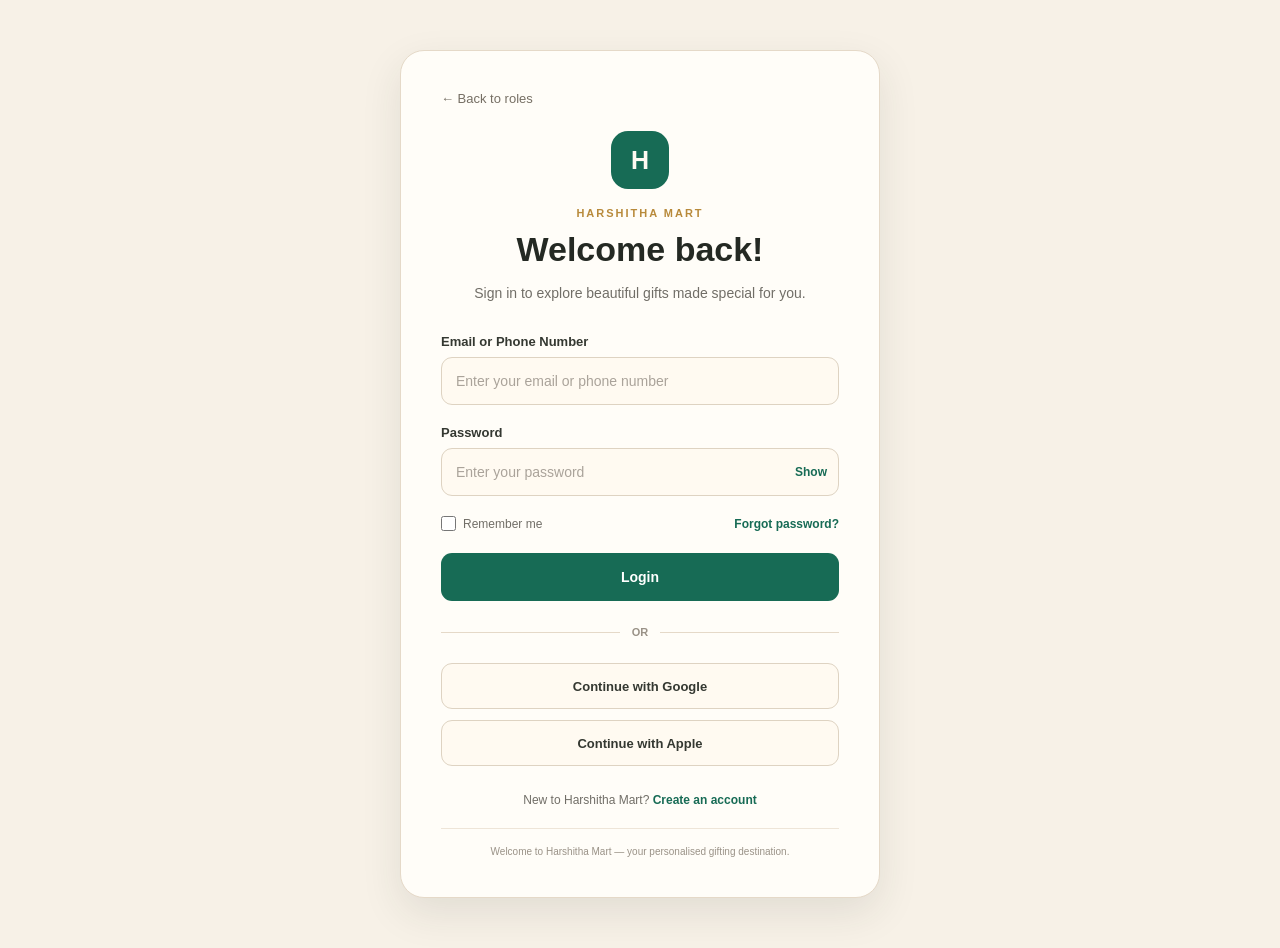
<file: login.html>
<!DOCTYPE html>
<html lang="en">

<head>
    <meta charset="UTF-8">

    <meta name="viewport" content="width=device-width, initial-scale=1.0">

    <title>Buyer Login | Harshitha Mart</title>

    <link rel="stylesheet" href="style.css">
</head>

<body>

    <main class="login-page">

        <section class="login-card">

            <!-- Back to Landing Page -->
            <a href="index.html" class="back-link">
                ← Back to roles
            </a>


            <!-- Brand Logo -->
            <div class="login-logo">
                H
            </div>


            <!-- Brand Name -->
            <p class="login-label">
                HARSHITHA MART
            </p>


            <h1>
                Welcome back!
            </h1>


            <p class="login-description">
                Sign in to explore beautiful gifts made special for you.
            </p>


            <!-- Login Form -->
            <form id="buyerLoginForm">

                <!-- Email -->
                <div class="input-group">

                    <label for="buyerEmail">
                        Email or Phone Number
                    </label>

                    <input
                        type="text"
                        id="buyerEmail"
                        placeholder="Enter your email or phone number"
                    >

                </div>


                <!-- Password -->
                <div class="input-group">

                    <label for="buyerPassword">
                        Password
                    </label>

                    <div class="password-box">

                        <input
                            type="password"
                            id="buyerPassword"
                            placeholder="Enter your password"
                        >

                        <button
                            type="button"
                            id="togglePassword"
                            class="show-password"
                        >
                            Show
                        </button>

                    </div>

                </div>


                <!-- Remember + Forgot -->
                <div class="login-options">

                    <label class="remember-me">

                        <input
                            type="checkbox"
                            id="rememberMe"
                        >

                        Remember me

                    </label>


                    <a href="#" class="forgot-link">
                        Forgot password?
                    </a>

                </div>


                <!-- Login Button -->
                <button
                    type="submit"
                    class="login-button"
                >
                    Login
                </button>

            </form>


            <!-- Divider -->
            <div class="divider">
                <span>OR</span>
            </div>


            <!-- Social Login -->
            <div class="social-login">

                <button
                    type="button"
                    class="social-button"
                >
                    Continue with Google
                </button>


                <button
                    type="button"
                    class="social-button"
                >
                    Continue with Apple
                </button>

            </div>


            <!-- Sign Up -->
            <p class="signup-text">

                New to Harshitha Mart?

                <a href="#">
                    Create an account
                </a>

            </p>


            <!-- Demo Notice -->
            <p class="demo-note">
                Welcome to Harshitha Mart — your personalised gifting destination.
            </p>

        </section>

    </main>


    <!-- JavaScript -->
    <script src="script.js"></script>

</body>

</html>
</file>
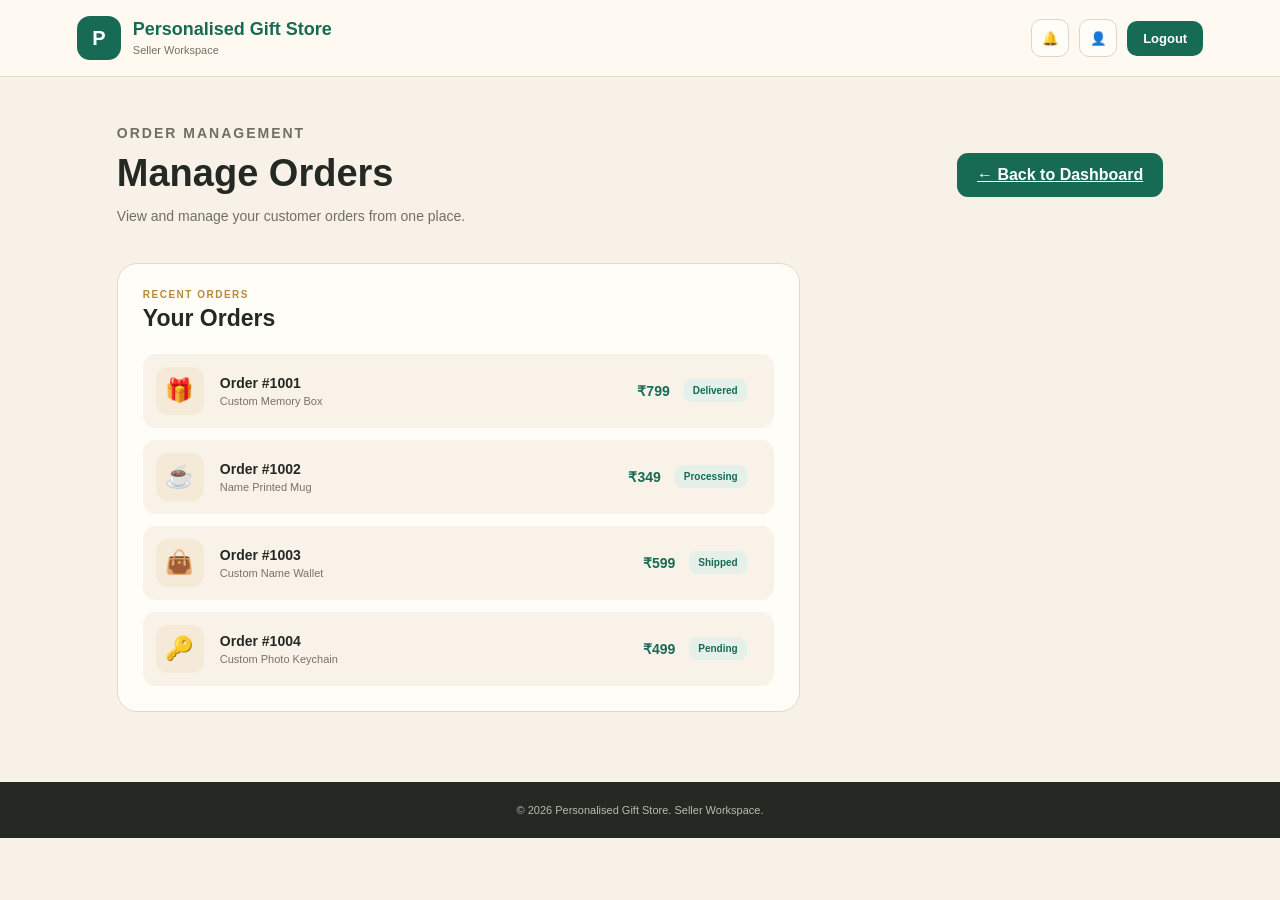
<file: orders.html>
<!DOCTYPE html>
<html lang="en">

<head>
    <meta charset="UTF-8">
    <meta name="viewport" content="width=device-width, initial-scale=1.0">

    <title>Manage Orders | Personalised Gift Store</title>

    <link rel="stylesheet" href="style.css">
</head>

<body>

    <header class="seller-navbar">

        <div class="seller-brand">

            <div class="seller-logo">
                P
            </div>

            <div>
                <h2>Personalised Gift Store</h2>
                <span>Seller Workspace</span>
            </div>

        </div>


        <div class="seller-actions">

            <button type="button">🔔</button>

            <button type="button">👤</button>

            <a href="index.html">Logout</a>

        </div>

    </header>



    <main class="seller-dashboard">

        <section class="seller-welcome">

            <div>

                <p class="seller-label">
                    ORDER MANAGEMENT
                </p>

                <h1>
                    Manage Orders
                </h1>

                <p>
                    View and manage your customer orders from one place.
                </p>

            </div>

            <a href="seller-dashboard.html"
               class="add-product-button">
                ← Back to Dashboard
            </a>

        </section>



        <section class="seller-content">

            <div class="seller-panel">

                <div class="panel-heading">

                    <div>

                        <p>
                            RECENT ORDERS
                        </p>

                        <h2>
                            Your Orders
                        </h2>

                    </div>

                </div>



                <div class="seller-product-list">


                    <div class="seller-product">

                        <div class="seller-product-icon">
                            🎁
                        </div>

                        <div class="seller-product-info">

                            <h3>
                                Order #1001
                            </h3>

                            <p>
                                Custom Memory Box
                            </p>

                        </div>

                        <strong>
                            ₹799
                        </strong>

                        <span class="stock">
                            Delivered
                        </span>

                    </div>



                    <div class="seller-product">

                        <div class="seller-product-icon">
                            ☕
                        </div>

                        <div class="seller-product-info">

                            <h3>
                                Order #1002
                            </h3>

                            <p>
                                Name Printed Mug
                            </p>

                        </div>

                        <strong>
                            ₹349
                        </strong>

                        <span class="stock">
                            Processing
                        </span>

                    </div>



                    <div class="seller-product">

                        <div class="seller-product-icon">
                            👜
                        </div>

                        <div class="seller-product-info">

                            <h3>
                                Order #1003
                            </h3>

                            <p>
                                Custom Name Wallet
                            </p>

                        </div>

                        <strong>
                            ₹599
                        </strong>

                        <span class="stock">
                            Shipped
                        </span>

                    </div>



                    <div class="seller-product">

                        <div class="seller-product-icon">
                            🔑
                        </div>

                        <div class="seller-product-info">

                            <h3>
                                Order #1004
                            </h3>

                            <p>
                                Custom Photo Keychain
                            </p>

                        </div>

                        <strong>
                            ₹499
                        </strong>

                        <span class="stock">
                            Pending
                        </span>

                    </div>


                </div>

            </div>


        </section>

    </main>



    <footer class="seller-footer">

        <p>
            © 2026 Personalised Gift Store. Seller Workspace.
        </p>

    </footer>


    <script src="script.js"></script>

</body>

</html>
</file>
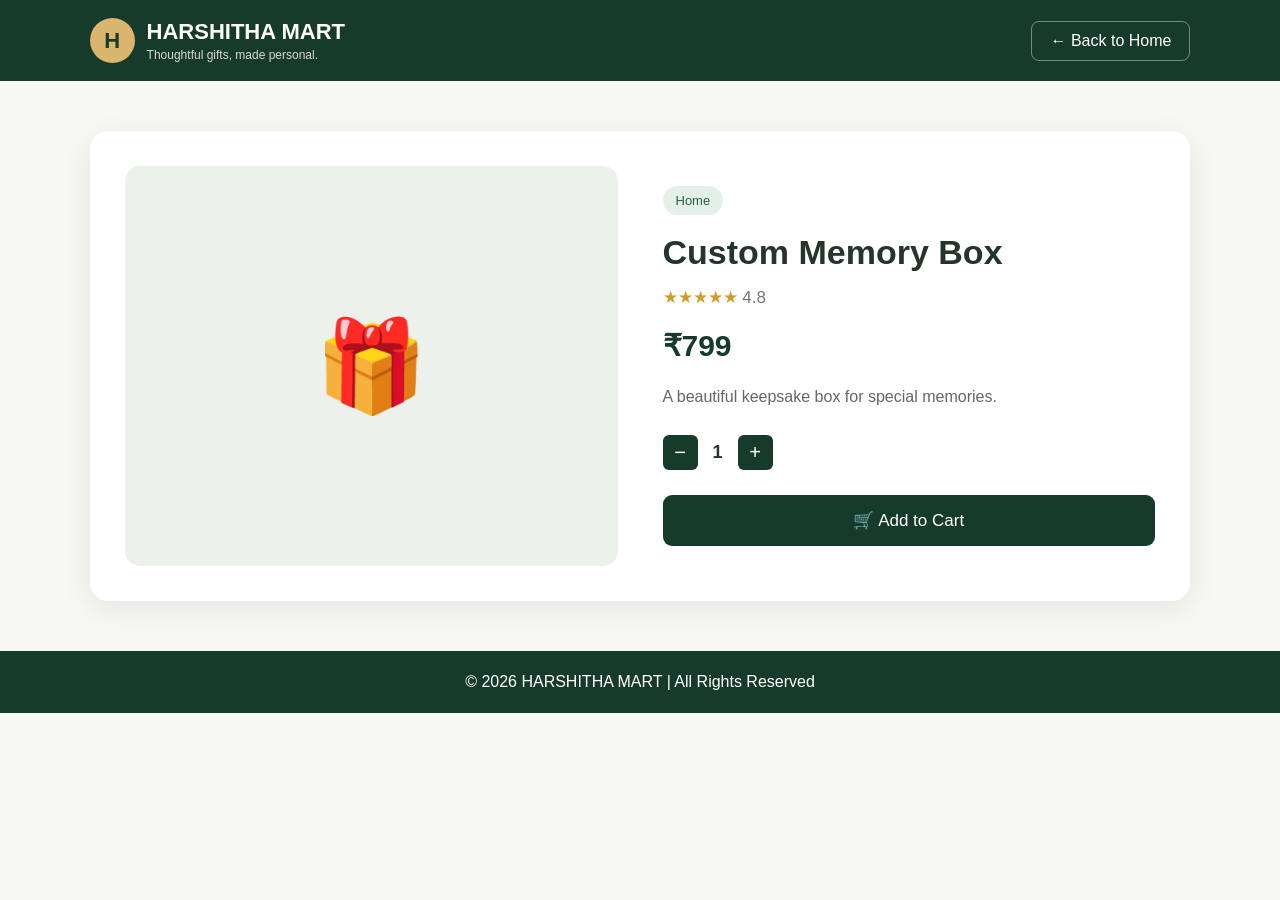
<file: product-details.html>
<!DOCTYPE html>
<html lang="en">

<head>

    <meta charset="UTF-8">

    <meta name="viewport"
        content="width=device-width, initial-scale=1.0">

    <title>
        Product Details | HARSHITHA MART
    </title>


    <style>

        * {
            margin: 0;
            padding: 0;
            box-sizing: border-box;
            font-family: Arial, sans-serif;
        }


        body {
            background: #f7f8f3;
            color: #26352b;
        }


        header {
            background: #173b2b;
            color: white;
            padding: 18px 7%;
            display: flex;
            justify-content: space-between;
            align-items: center;
            flex-wrap: wrap;
            gap: 15px;
        }


        .logo {
            display: flex;
            align-items: center;
            gap: 12px;
        }


        .logo-circle {
            width: 45px;
            height: 45px;
            background: #d9b56d;
            color: #173b2b;
            border-radius: 50%;
            display: flex;
            align-items: center;
            justify-content: center;
            font-size: 22px;
            font-weight: bold;
        }


        .logo h2 {
            font-size: 22px;
        }


        .logo p {
            font-size: 12px;
            color: #d9d9d9;
            margin-top: 3px;
        }


        .back-btn {
            text-decoration: none;
            color: white;
            border: 1px solid #ffffff66;
            padding: 10px 18px;
            border-radius: 8px;
        }


        .back-btn:hover {
            background: #ffffff18;
        }


        .product-container {
            width: 90%;
            max-width: 1100px;
            margin: 50px auto;
            background: white;
            border-radius: 18px;
            padding: 35px;
            display: grid;
            grid-template-columns: 1fr 1fr;
            gap: 45px;
            box-shadow: 0 8px 30px rgba(0, 0, 0, 0.08);
        }


        .product-image {
            min-height: 400px;
            background: #edf1eb;
            border-radius: 15px;
            display: flex;
            align-items: center;
            justify-content: center;
            font-size: 90px;
        }


        .product-info {
            padding: 20px 0;
        }


        .category {
            display: inline-block;
            background: #e5f0e8;
            color: #23603f;
            padding: 7px 13px;
            border-radius: 20px;
            font-size: 13px;
            margin-bottom: 18px;
        }


        .product-info h1 {
            font-size: 34px;
            margin-bottom: 15px;
        }


        .rating {
            color: #d59b28;
            margin-bottom: 20px;
            font-size: 17px;
        }


        .price {
            font-size: 30px;
            font-weight: bold;
            color: #173b2b;
            margin-bottom: 20px;
        }


        .description {
            color: #666;
            line-height: 1.7;
            margin-bottom: 25px;
        }


        .quantity {
            display: flex;
            align-items: center;
            gap: 15px;
            margin-bottom: 25px;
        }


        .quantity button {
            width: 35px;
            height: 35px;
            border: none;
            background: #173b2b;
            color: white;
            border-radius: 6px;
            font-size: 20px;
            cursor: pointer;
        }


        #quantity {
            font-size: 18px;
            font-weight: bold;
        }


        .add-btn {
            width: 100%;
            padding: 15px;
            border: none;
            background: #173b2b;
            color: white;
            border-radius: 9px;
            font-size: 17px;
            cursor: pointer;
        }


        .add-btn:hover {
            background: #24583f;
        }


        footer {
            text-align: center;
            background: #173b2b;
            color: white;
            padding: 22px;
            margin-top: 40px;
        }


        @media (max-width: 768px) {

            header {
                padding: 15px 5%;
            }


            .product-container {
                grid-template-columns: 1fr;
                padding: 22px;
                margin: 30px auto;
            }


            .product-image {
                min-height: 280px;
            }


            .product-info h1 {
                font-size: 28px;
            }

        }

    </style>

</head>


<body>


    <!-- ============================== -->
    <!-- HEADER -->
    <!-- ============================== -->

    <header>


        <div class="logo">


            <div class="logo-circle">
                H
            </div>


            <div>

                <h2>
                    HARSHITHA MART
                </h2>

                <p>
                    Thoughtful gifts, made personal.
                </p>

            </div>


        </div>


        <a
            href="home.html"
            class="back-btn">

            ← Back to Home

        </a>


    </header>



    <!-- ============================== -->
    <!-- PRODUCT DETAILS -->
    <!-- ============================== -->

    <main>


        <div class="product-container">


            <div
                class="product-image"
                id="productImage">

                🎁

            </div>



            <div class="product-info">


                <span
                    class="category"
                    id="productCategory">

                    Home

                </span>



                <h1 id="productName">

                    Custom Memory Box

                </h1>



                <div
                    class="rating"
                    id="productRating">

                    ★★★★★
                    <span style="color:#777;">
                        4.8
                    </span>

                </div>



                <div
                    class="price"
                    id="productPrice">

                    ₹799

                </div>



                <p
                    class="description"
                    id="productDescription">

                    A beautiful keepsake box
                    for special memories.

                </p>



                <!-- QUANTITY -->

                <div class="quantity">


                    <button
                        type="button"
                        onclick="decreaseQuantity()">

                        −

                    </button>


                    <span id="quantity">
                        1
                    </span>


                    <button
                        type="button"
                        onclick="increaseQuantity()">

                        +

                    </button>


                </div>



                <!-- ADD TO CART -->

                <button
                    class="add-btn"
                    type="button"
                    onclick="addProductToCart()">

                    🛒 Add to Cart

                </button>


            </div>


        </div>


    </main>



    <!-- ============================== -->
    <!-- FOOTER -->
    <!-- ============================== -->

    <footer>

        © 2026 HARSHITHA MART |
        All Rights Reserved

    </footer>



    <script>


        // ==================================
        // PRODUCT DATA
        // ==================================

        const products = {

            "Custom Memory Box": {

                category: "Home",

                price: "₹799",

                rating: "4.8",

                image: "🎁",

                description:
                    "A beautiful keepsake box for special memories."

            },


            "Name Printed Mug": {

                category: "Home & Lifestyle",

                price: "₹349",

                rating: "4.7",

                image: "☕",

                description:
                    "A simple personalised mug for everyday moments."

            },


            "Custom Name Wallet": {

                category: "Accessories",

                price: "₹599",

                rating: "4.6",

                image: "👜",

                description:
                    "A stylish wallet with a personalised name detail."

            },


            "Personalised Photo Frame": {

                category: "Home Decor",

                price: "₹499",

                rating: "4.9",

                image: "🖼️",

                description:
                    "Turn a favourite memory into a thoughtful gift."

            }

        };



        // ==================================
        // GET PRODUCT FROM URL
        // ==================================

        const urlParams =
            new URLSearchParams(
                window.location.search
            );


        const selectedProduct =
            urlParams.get("product");



        // ==================================
        // LOAD PRODUCT
        // ==================================

        if (
            selectedProduct &&
            products[selectedProduct]
        ) {


            const product =
                products[selectedProduct];


            document.getElementById(
                "productName"
            ).textContent =
                selectedProduct;


            document.getElementById(
                "productCategory"
            ).textContent =
                product.category;


            document.getElementById(
                "productPrice"
            ).textContent =
                product.price;


            document.getElementById(
                "productImage"
            ).textContent =
                product.image;


            document.getElementById(
                "productDescription"
            ).textContent =
                product.description;


            document.getElementById(
                "productRating"
            ).innerHTML =
                "★★★★★ " +
                "<span style='color:#777;'>" +
                product.rating +
                "</span>";

        }



        // ==================================
        // QUANTITY
        // ==================================

        let quantity = 1;



        function increaseQuantity() {

            quantity++;


            document.getElementById(
                "quantity"
            ).textContent =
                quantity;

        }



        function decreaseQuantity() {

            if (quantity > 1) {

                quantity--;


                document.getElementById(
                    "quantity"
                ).textContent =
                    quantity;

            }

        }



        // ==================================
        // ADD PRODUCT TO CART
        // ==================================

        function addProductToCart() {


            let cartItems =
                parseInt(
                    localStorage.getItem(
                        "cartItems"
                    )
                ) || 0;


            cartItems += quantity;


            localStorage.setItem(
                "cartItems",
                cartItems
            );


            alert(
                quantity +
                " product(s) added to cart!"
            );

        }


    </script>


</body>

</html>
</file>
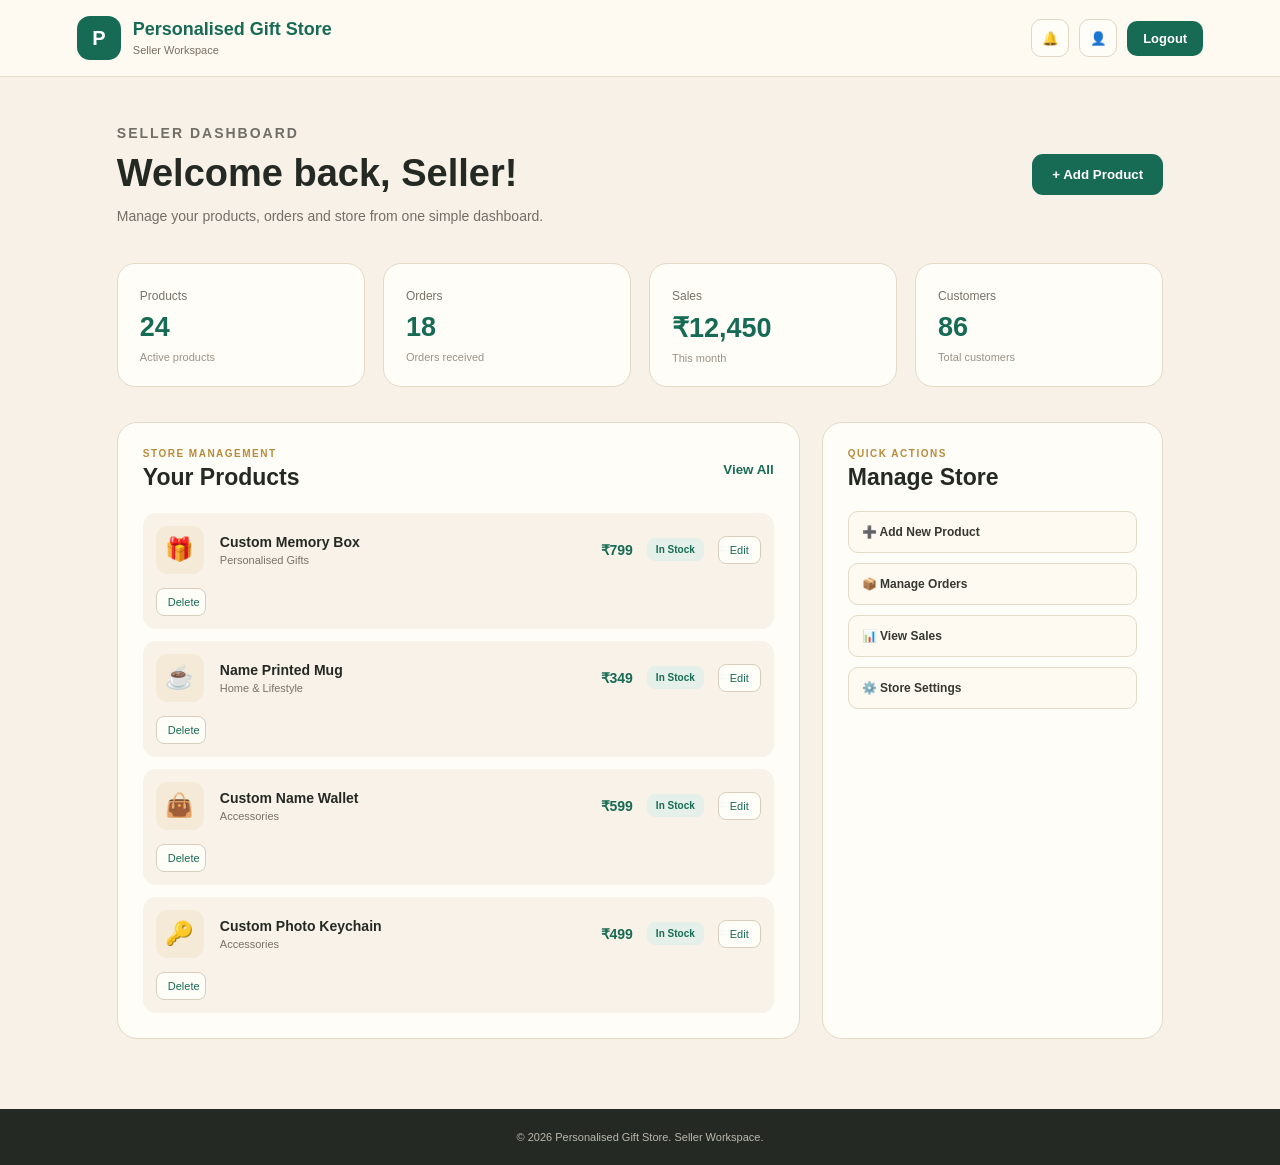
<file: seller-dashboard.html>
<!DOCTYPE html>
<html lang="en">

<head>

    <meta charset="UTF-8">

    <meta name="viewport"
        content="width=device-width, initial-scale=1.0">

    <title>Seller Dashboard | Personalised Gift Store</title>

    <link rel="stylesheet" href="style.css">

    <style>

        .manage-section {
            margin-top: 25px;
            display: none;
        }

        .manage-section.active {
            display: block;
        }

        .manage-card {
            background: white;
            padding: 25px;
            border-radius: 15px;
            box-shadow: 0 5px 20px rgba(0,0,0,0.08);
        }

        .manage-card h2 {
            margin-bottom: 20px;
        }

        .order-item,
        .sales-item,
        .setting-item {
            padding: 15px;
            margin-bottom: 12px;
            border: 1px solid #ddd;
            border-radius: 10px;
        }

        .order-item strong,
        .sales-item strong {
            display: block;
            margin-bottom: 5px;
        }

        .setting-item button {
            margin-top: 10px;
            padding: 10px 18px;
            border: none;
            border-radius: 8px;
            cursor: pointer;
        }

        .back-button {
            margin-bottom: 15px;
            padding: 10px 18px;
            border: none;
            border-radius: 8px;
            cursor: pointer;
        }

    </style>

</head>


<body>


    <!-- ============================== -->
    <!-- SELLER NAVBAR -->
    <!-- ============================== -->

    <header class="seller-navbar">

        <div class="seller-brand">

            <div class="seller-logo">
                P
            </div>

            <div>

                <h2>
                    Personalised Gift Store
                </h2>

                <span>
                    Seller Workspace
                </span>

            </div>

        </div>


        <div class="seller-actions">

            <button type="button">
                🔔
            </button>

            <button type="button">
                👤
            </button>

            <a href="index.html">
                Logout
            </a>

        </div>

    </header>



    <!-- ============================== -->
    <!-- MAIN DASHBOARD -->
    <!-- ============================== -->

    <main class="seller-dashboard">


        <!-- WELCOME -->

        <section class="seller-welcome">

            <div>

                <p class="seller-label">
                    SELLER DASHBOARD
                </p>

                <h1>
                    Welcome back, Seller!
                </h1>

                <p>
                    Manage your products, orders and store
                    from one simple dashboard.
                </p>

            </div>


            <button
                class="add-product-button"
                type="button"
                onclick="addNewProduct()">

                + Add Product

            </button>

        </section>



        <!-- ============================== -->
        <!-- STATS -->
        <!-- ============================== -->

        <section class="seller-stats">


            <div class="seller-stat-card">

                <span>
                    Products
                </span>

                <strong>
                    24
                </strong>

                <p>
                    Active products
                </p>

            </div>


            <div class="seller-stat-card">

                <span>
                    Orders
                </span>

                <strong>
                    18
                </strong>

                <p>
                    Orders received
                </p>

            </div>


            <div class="seller-stat-card">

                <span>
                    Sales
                </span>

                <strong>
                    ₹12,450
                </strong>

                <p>
                    This month
                </p>

            </div>


            <div class="seller-stat-card">

                <span>
                    Customers
                </span>

                <strong>
                    86
                </strong>

                <p>
                    Total customers
                </p>

            </div>


        </section>



        <!-- ============================== -->
        <!-- MAIN CONTENT -->
        <!-- ============================== -->

        <section class="seller-content">


            <!-- PRODUCTS -->

            <div class="seller-panel">


                <div class="panel-heading">

                    <div>

                        <p>
                            STORE MANAGEMENT
                        </p>

                        <h2>
                            Your Products
                        </h2>

                    </div>


                    <button
                        type="button"
                        onclick="showDashboardHome()">

                        View All

                    </button>

                </div>



                <div
                    class="seller-product-list"
                    id="sellerProductList">


                    <!-- PRODUCT 1 -->

                    <div
                        class="seller-product"
                        id="product-custom-memory-box">

                        <div class="seller-product-icon">
                            🎁
                        </div>

                        <div class="seller-product-info">

                            <h3>
                                Custom Memory Box
                            </h3>

                            <p>
                                Personalised Gifts
                            </p>

                        </div>

                        <strong>
                            ₹799
                        </strong>

                        <span class="stock">
                            In Stock
                        </span>

                        <button
                            type="button"
                            onclick="editProduct('Custom Memory Box')">

                            Edit

                        </button>

                        <button
                            type="button"
                            onclick="deleteProduct('Custom Memory Box')">

                            Delete

                        </button>

                    </div>



                    <!-- PRODUCT 2 -->

                    <div
                        class="seller-product"
                        id="product-name-printed-mug">

                        <div class="seller-product-icon">
                            ☕
                        </div>

                        <div class="seller-product-info">

                            <h3>
                                Name Printed Mug
                            </h3>

                            <p>
                                Home & Lifestyle
                            </p>

                        </div>

                        <strong>
                            ₹349
                        </strong>

                        <span class="stock">
                            In Stock
                        </span>

                        <button
                            type="button"
                            onclick="editProduct('Name Printed Mug')">

                            Edit

                        </button>

                        <button
                            type="button"
                            onclick="deleteProduct('Name Printed Mug')">

                            Delete

                        </button>

                    </div>



                    <!-- PRODUCT 3 -->

                    <div
                        class="seller-product"
                        id="product-custom-name-wallet">

                        <div class="seller-product-icon">
                            👜
                        </div>

                        <div class="seller-product-info">

                            <h3>
                                Custom Name Wallet
                            </h3>

                            <p>
                                Accessories
                            </p>

                        </div>

                        <strong>
                            ₹599
                        </strong>

                        <span class="stock">
                            In Stock
                        </span>

                        <button
                            type="button"
                            onclick="editProduct('Custom Name Wallet')">

                            Edit

                        </button>

                        <button
                            type="button"
                            onclick="deleteProduct('Custom Name Wallet')">

                            Delete

                        </button>

                    </div>



                    <!-- PRODUCT 4 -->

                    <div
                        class="seller-product"
                        id="product-custom-photo-keychain">

                        <div class="seller-product-icon">
                            🔑
                        </div>

                        <div class="seller-product-info">

                            <h3>
                                Custom Photo Keychain
                            </h3>

                            <p>
                                Accessories
                            </p>

                        </div>

                        <strong>
                            ₹499
                        </strong>

                        <span class="stock">
                            In Stock
                        </span>

                        <button
                            type="button"
                            onclick="editProduct('Custom Photo Keychain')">

                            Edit

                        </button>

                        <button
                            type="button"
                            onclick="deleteProduct('Custom Photo Keychain')">

                            Delete

                        </button>

                    </div>


                </div>

            </div>



            <!-- ============================== -->
            <!-- MANAGE STORE -->
            <!-- ============================== -->

            <div class="seller-side-panel">

                <p>
                    QUICK ACTIONS
                </p>

                <h2>
                    Manage Store
                </h2>


                <button
                    type="button"
                    onclick="addNewProduct()">

                    ➕ Add New Product

                </button>


                <button
                    type="button"
                    onclick="showSection('orders')">

                    📦 Manage Orders

                </button>


                <button
                    type="button"
                    onclick="showSection('sales')">

                    📊 View Sales

                </button>


                <button
                    type="button"
                    onclick="showSection('settings')">

                    ⚙️ Store Settings

                </button>

            </div>


        </section>



        <!-- ============================== -->
        <!-- ORDERS SECTION -->
        <!-- ============================== -->

        <section
            id="ordersSection"
            class="manage-section">

            <div class="manage-card">

                <button
                    class="back-button"
                    onclick="showDashboardHome()">

                    ← Back

                </button>

                <h2>
                    📦 Manage Orders
                </h2>


                <div class="order-item">

                    <strong>
                        Order #1001
                    </strong>

                    Custom Memory Box

                    <br>

                    ₹799

                    <br>

                    Status:
                    <b>Delivered</b>

                </div>


                <div class="order-item">

                    <strong>
                        Order #1002
                    </strong>

                    Name Printed Mug

                    <br>

                    ₹349

                    <br>

                    Status:
                    <b>Processing</b>

                </div>


                <div class="order-item">

                    <strong>
                        Order #1003
                    </strong>

                    Custom Name Wallet

                    <br>

                    ₹599

                    <br>

                    Status:
                    <b>Shipped</b>

                </div>


                <div class="order-item">

                    <strong>
                        Order #1004
                    </strong>

                    Custom Photo Keychain

                    <br>

                    ₹499

                    <br>

                    Status:
                    <b>Pending</b>

                </div>

            </div>

        </section>



        <!-- ============================== -->
        <!-- SALES SECTION -->
        <!-- ============================== -->

        <section
            id="salesSection"
            class="manage-section">

            <div class="manage-card">

                <button
                    class="back-button"
                    onclick="showDashboardHome()">

                    ← Back

                </button>

                <h2>
                    📊 Sales Overview
                </h2>


                <div class="sales-item">

                    <strong>
                        Today's Sales
                    </strong>

                    ₹1,850

                </div>


                <div class="sales-item">

                    <strong>
                        This Week
                    </strong>

                    ₹6,750

                </div>


                <div class="sales-item">

                    <strong>
                        This Month
                    </strong>

                    ₹12,450

                </div>


                <div class="sales-item">

                    <strong>
                        Total Orders
                    </strong>

                    18 Orders

                </div>

            </div>

        </section>



        <!-- ============================== -->
        <!-- SETTINGS SECTION -->
        <!-- ============================== -->

        <section
            id="settingsSection"
            class="manage-section">

            <div class="manage-card">

                <button
                    class="back-button"
                    onclick="showDashboardHome()">

                    ← Back

                </button>

                <h2>
                    ⚙️ Store Settings
                </h2>


                <div class="setting-item">

                    <strong>
                        Store Name
                    </strong>

                    <p>
                        Personalised Gift Store
                    </p>

                    <button
                        onclick="alert('Store name settings opened.')">

                        Edit Store Name

                    </button>

                </div>


                <div class="setting-item">

                    <strong>
                        Store Status
                    </strong>

                    <p>
                        Store is currently Active
                    </p>

                    <button
                        onclick="alert('Store status updated.')">

                        Manage Status

                    </button>

                </div>


                <div class="setting-item">

                    <strong>
                        Notifications
                    </strong>

                    <p>
                        Seller notifications are enabled.
                    </p>

                    <button
                        onclick="alert('Notification settings opened.')">

                        Manage Notifications

                    </button>

                </div>


            </div>

        </section>


    </main>



    <!-- ============================== -->
    <!-- FOOTER -->
    <!-- ============================== -->

    <footer class="seller-footer">

        <p>
            © 2026 Personalised Gift Store.
            Seller Workspace.
        </p>

    </footer>



    <script src="script.js"></script>


    <script>

        // ==============================
        // SHOW DASHBOARD SECTIONS
        // ==============================

        function showSection(sectionName) {

            const ordersSection =
                document.getElementById("ordersSection");

            const salesSection =
                document.getElementById("salesSection");

            const settingsSection =
                document.getElementById("settingsSection");


            ordersSection.classList.remove("active");

            salesSection.classList.remove("active");

            settingsSection.classList.remove("active");


            if (sectionName === "orders") {

                ordersSection.classList.add("active");

                ordersSection.scrollIntoView({
                    behavior: "smooth"
                });

            }


            if (sectionName === "sales") {

                salesSection.classList.add("active");

                salesSection.scrollIntoView({
                    behavior: "smooth"
                });

            }


            if (sectionName === "settings") {

                settingsSection.classList.add("active");

                settingsSection.scrollIntoView({
                    behavior: "smooth"
                });

            }

        }


        // ==============================
        // BACK TO DASHBOARD
        // ==============================

        function showDashboardHome() {

            const sections =
                document.querySelectorAll(".manage-section");


            sections.forEach(function(section) {

                section.classList.remove("active");

            });


            window.scrollTo({
                top: 0,
                behavior: "smooth"
            });

        }

    </script>


</body>

</html>
</file>
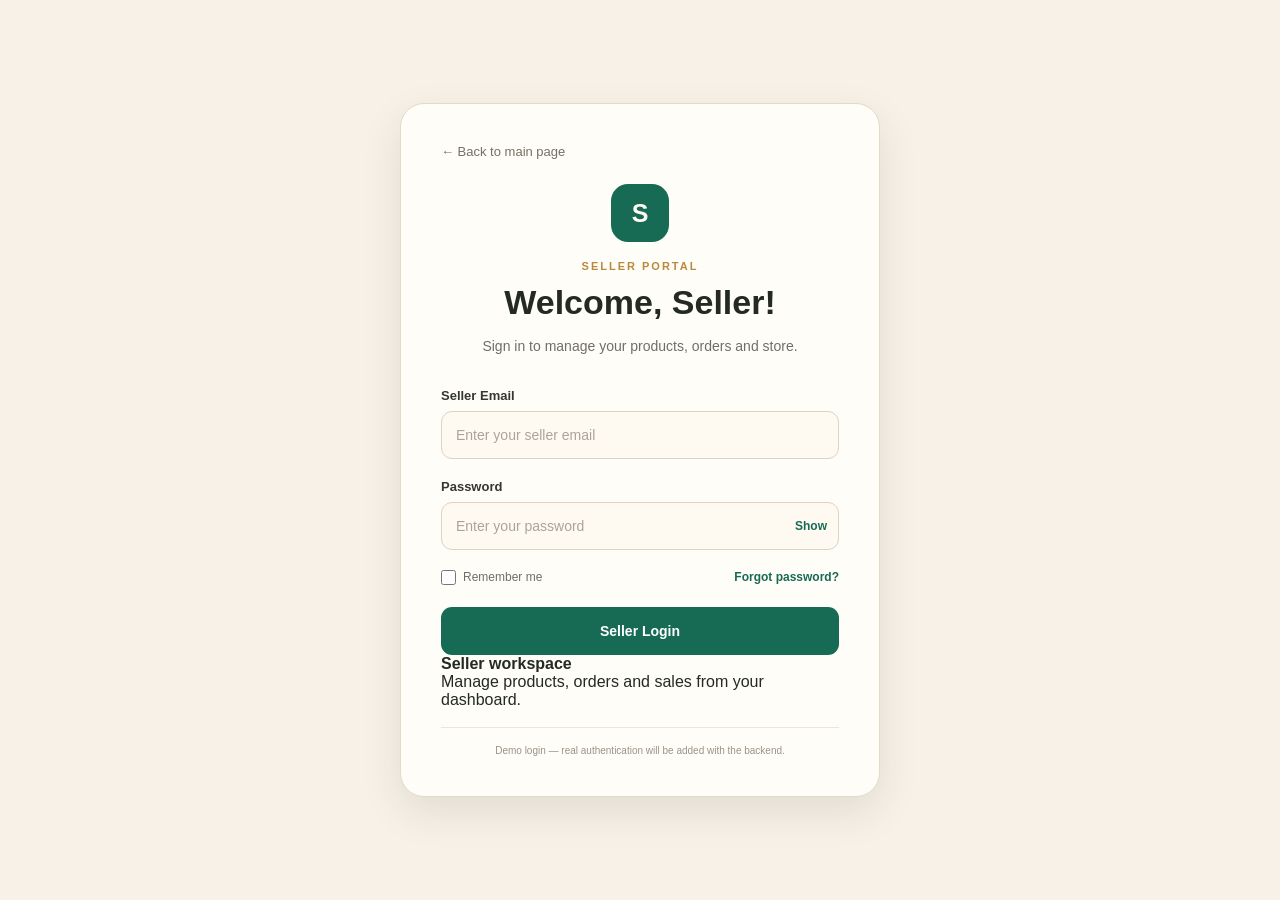
<file: seller-login.html>
<!DOCTYPE html>
<html lang="en">

<head>
    <meta charset="UTF-8">

    <meta name="viewport" content="width=device-width, initial-scale=1.0">

    <title>Seller Login | Personalised Gift Store</title>

    <link rel="stylesheet" href="style.css">
</head>

<body>

    <main class="login-page">

        <section class="login-card seller-login-card">

            <!-- Back to Main Page -->
            <a href="index.html" class="back-link">
                ← Back to main page
            </a>


            <!-- Seller Logo -->
            <div class="login-logo seller-logo">
                S
            </div>


            <p class="login-label seller-label">
                SELLER PORTAL
            </p>


            <h1>
                Welcome, Seller!
            </h1>


            <p class="login-description">
                Sign in to manage your products, orders and store.
            </p>


            <!-- Seller Login Form -->
            <form id="sellerLoginForm">

                <!-- Seller Email -->
                <div class="input-group">

                    <label for="sellerEmail">
                        Seller Email
                    </label>

                    <input
                        type="email"
                        id="sellerEmail"
                        placeholder="Enter your seller email"
                    >

                </div>


                <!-- Password -->
                <div class="input-group">

                    <label for="sellerPassword">
                        Password
                    </label>

                    <div class="password-box">

                        <input
                            type="password"
                            id="sellerPassword"
                            placeholder="Enter your password"
                        >

                        <button
                            type="button"
                            id="sellerTogglePassword"
                            class="show-password"
                        >
                            Show
                        </button>

                    </div>

                </div>


                <!-- Remember + Forgot -->
                <div class="login-options">

                    <label class="remember-me">

                        <input
                            type="checkbox"
                            id="sellerRememberMe"
                        >

                        Remember me

                    </label>


                    <a href="#" class="forgot-link">
                        Forgot password?
                    </a>

                </div>


                <!-- Seller Login Button -->
                <button
                    type="submit"
                    class="login-button seller-login-button"
                >
                    Seller Login
                </button>

            </form>


            <!-- Seller Information -->
            <div class="seller-info">

                <strong>Seller workspace</strong>

                <p>
                    Manage products, orders and sales from your dashboard.
                </p>

            </div>


            <!-- Demo Notice -->
            <p class="demo-note">
                Demo login — real authentication will be added with the backend.
            </p>

        </section>

    </main>


    <script src="script.js"></script>

</body>

</html>
</file>
<file: style.css>
/* ------------------------------
   BASIC RESET
-------------------------------- */

* {
    margin: 0;
    padding: 0;
    box-sizing: border-box;
}

body {
    font-family: Arial, Helvetica, sans-serif;
    background: #f7f1e7;
    color: #242923;
    min-height: 100vh;
}


/* ------------------------------
   NAVIGATION
-------------------------------- */

.navbar {
    background: #fffaf1;
    padding: 20px 7%;
    border-bottom: 1px solid #e5d9c8;
}

.brand {
    display: flex;
    align-items: center;
    gap: 14px;
}

.brand-mark {
    width: 46px;
    height: 46px;
    border-radius: 14px;
    background: #176b55;
    color: #fffaf1;

    display: flex;
    align-items: center;
    justify-content: center;

    font-size: 22px;
    font-weight: bold;
}

.brand h2 {
    color: #176b55;
    font-size: 22px;
}

.brand span {
    color: #766f64;
    font-size: 12px;
}


/* ------------------------------
   LANDING AREA
-------------------------------- */

.landing {
    padding: 70px 7% 80px;
}

.welcome-section {
    max-width: 1200px;
    margin: auto;
}

.welcome-content {
    text-align: center;
    max-width: 750px;
    margin: 0 auto 55px;
}

.small-title {
    color: #b88a3b;
    font-size: 13px;
    font-weight: bold;
    letter-spacing: 2px;
    margin-bottom: 16px;
}

.welcome-content h1 {
    font-size: 52px;
    line-height: 1.12;
    color: #242923;
    margin-bottom: 20px;
}

.welcome-content h1 span {
    color: #176b55;
}

.description {
    color: #6d6a63;
    font-size: 17px;
    line-height: 1.7;
}


/* ------------------------------
   ROLE CARDS
-------------------------------- */

.role-area {
    display: grid;
    grid-template-columns: repeat(3, 1fr);
    gap: 24px;
}

.role-card {
    background: #fffdf8;
    border: 1px solid #e5d9c8;

    padding: 35px 28px;
    border-radius: 24px;

    text-align: center;

    transition: transform 0.25s ease,
                box-shadow 0.25s ease;
}

.role-card:hover {
    transform: translateY(-7px);
    box-shadow: 0 14px 35px rgba(40, 50, 40, 0.12);
}

.role-icon {
    width: 65px;
    height: 65px;

    margin: 0 auto 20px;

    border-radius: 20px;

    background: #e4f0e9;

    display: flex;
    align-items: center;
    justify-content: center;

    font-size: 30px;
}

.role-card h2 {
    font-size: 24px;
    margin-bottom: 12px;
    color: #242923;
}

.role-card p {
    color: #716e67;
    font-size: 14px;
    line-height: 1.7;
    min-height: 72px;
    margin-bottom: 25px;
}


/* ------------------------------
   ROLE BUTTON
-------------------------------- */

.role-button {
    display: inline-block;

    background: #176b55;
    color: white;

    text-decoration: none;

    padding: 13px 22px;

    border-radius: 12px;

    font-size: 14px;
    font-weight: bold;

    transition: background 0.2s ease;
}

.role-button:hover {
    background: #0f503f;
}


/* ------------------------------
   SELLER CARD
-------------------------------- */

.seller-card .role-icon {
    background: #f4ead7;
}


/* ------------------------------
   ADMIN CARD
-------------------------------- */

.admin-card .role-icon {
    background: #e9e8e2;
}


/* ------------------------------
   FOOTER
-------------------------------- */

.footer {
    background: #242923;
    color: #ddd8cf;

    text-align: center;

    padding: 25px 7%;

    font-size: 12px;
    line-height: 1.8;
}


/* ------------------------------
   MOBILE RESPONSIVE
-------------------------------- */

@media (max-width: 850px) {

    .welcome-content h1 {
        font-size: 40px;
    }

    .role-area {
        grid-template-columns: 1fr;
        max-width: 500px;
        margin: auto;
    }

}


@media (max-width: 500px) {

    .navbar {
        padding: 17px 5%;
    }

    .brand h2 {
        font-size: 19px;
    }

    .brand span {
        font-size: 10px;
    }

    .landing {
        padding: 50px 5%;
    }

    .welcome-content h1 {
        font-size: 34px;
    }

    .description {
        font-size: 15px;
    }

    .role-card {
        padding: 30px 22px;
    }

}
/* ==============================
   BUYER HOME PAGE
================================ */

.home-navbar {
    background: #fffaf1;
    border-bottom: 1px solid #e5d9c8;
    padding: 16px 6%;
    display: flex;
    align-items: center;
    justify-content: space-between;
    gap: 25px;
    position: sticky;
    top: 0;
    z-index: 100;
}

.home-brand {
    display: flex;
    align-items: center;
    gap: 12px;
}

.home-logo {
    width: 44px;
    height: 44px;
    border-radius: 13px;
    background: #176b55;
    color: white;
    display: flex;
    align-items: center;
    justify-content: center;
    font-weight: bold;
    font-size: 20px;
}

.home-brand h2 {
    color: #176b55;
    font-size: 18px;
}

.home-brand span {
    color: #766f64;
    font-size: 11px;
}

.home-nav {
    display: flex;
    gap: 24px;
}

.home-nav a {
    color: #4d514a;
    text-decoration: none;
    font-size: 14px;
    font-weight: bold;
}

.home-nav a:hover,
.home-nav a.active {
    color: #176b55;
}

.home-actions {
    display: flex;
    gap: 8px;
}

.home-actions button {
    width: 38px;
    height: 38px;
    border: 1px solid #e1d6c5;
    border-radius: 10px;
    background: #fffdf8;
    cursor: pointer;
    font-size: 16px;
}


/* HERO */

.hero-section {
    max-width: 1200px;
    margin: 35px auto;
    padding: 65px 7%;
    background: #e4f0e9;
    border-radius: 28px;

    display: flex;
    align-items: center;
    justify-content: space-between;
    gap: 50px;
}

.hero-content {
    max-width: 600px;
}

.hero-label {
    color: #b88a3b;
    font-size: 12px;
    font-weight: bold;
    letter-spacing: 2px;
    margin-bottom: 15px;
}

.hero-content h1 {
    color: #242923;
    font-size: 50px;
    line-height: 1.15;
    margin-bottom: 20px;
}

.hero-content h1 span {
    color: #176b55;
}

.hero-content > p:not(.hero-label) {
    color: #65675f;
    font-size: 16px;
    line-height: 1.7;
    margin-bottom: 28px;
}

.hero-button,
.offer-button {
    display: inline-block;
    background: #176b55;
    color: white;
    text-decoration: none;
    padding: 13px 24px;
    border-radius: 11px;
    font-size: 14px;
    font-weight: bold;
}

.hero-button:hover,
.offer-button:hover {
    background: #0f503f;
}


/* HERO VISUAL */

.hero-visual {
    min-width: 300px;
    min-height: 270px;
    position: relative;

    display: flex;
    align-items: center;
    justify-content: center;
}

.gift-shape {
    width: 180px;
    height: 180px;
    border-radius: 45px;
    background: #fffaf1;

    display: flex;
    align-items: center;
    justify-content: center;

    font-size: 85px;

    box-shadow: 0 15px 35px rgba(40, 50, 40, 0.12);
}

.hero-note {
    position: absolute;
    background: white;
    padding: 10px 15px;
    border-radius: 10px;
    color: #176b55;
    font-size: 12px;
    font-weight: bold;
    box-shadow: 0 8px 20px rgba(40, 50, 40, 0.10);
}

.note-one {
    top: 20px;
    right: 5px;
}

.note-two {
    bottom: 20px;
    left: 5px;
}


/* SEARCH */

.search-section {
    max-width: 1100px;
    margin: 0 auto 55px;
    padding: 0 6%;
}

.search-box {
    display: flex;
    background: white;
    border: 1px solid #ded3c2;
    border-radius: 14px;
    overflow: hidden;
}

.search-box input {
    flex: 1;
    border: none;
    outline: none;
    padding: 16px;
    font-size: 14px;
    background: transparent;
}

.search-box button {
    border: none;
    background: #176b55;
    color: white;
    padding: 0 25px;
    font-weight: bold;
    cursor: pointer;
}


/* CONTENT */

.content-section {
    max-width: 1200px;
    margin: 0 auto;
    padding: 20px 6% 70px;
}

.section-heading {
    display: flex;
    justify-content: space-between;
    align-items: end;
    gap: 20px;
    margin-bottom: 28px;
}

.section-heading p {
    color: #b88a3b;
    font-size: 11px;
    font-weight: bold;
    letter-spacing: 2px;
    margin-bottom: 7px;
}

.section-heading h2 {
    color: #242923;
    font-size: 30px;
}

.section-heading span {
    color: #77736a;
    font-size: 13px;
}


/* CATEGORIES */

.category-grid {
    display: grid;
    grid-template-columns: repeat(6, 1fr);
    gap: 15px;
}

.category-card {
    background: #fffdf8;
    border: 1px solid #e5d9c8;
    border-radius: 18px;
    padding: 22px 12px;
    text-align: center;
    transition: 0.2s;
}

.category-card:hover {
    transform: translateY(-5px);
    box-shadow: 0 10px 25px rgba(40, 50, 40, 0.10);
}

.category-icon {
    font-size: 30px;
    margin-bottom: 12px;
}

.category-card h3 {
    color: #242923;
    font-size: 15px;
    margin-bottom: 7px;
}

.category-card p {
    color: #77736a;
    font-size: 11px;
    line-height: 1.5;
}


/* PRODUCTS */

.product-grid {
    display: grid;
    grid-template-columns: repeat(4, 1fr);
    gap: 20px;
}

.product-card {
    background: #fffdf8;
    border: 1px solid #e5d9c8;
    border-radius: 20px;
    overflow: hidden;
}

.product-image {
    height: 190px;
    background: #f4ead7;

    display: flex;
    align-items: center;
    justify-content: center;

    font-size: 65px;
    position: relative;
}
.wishlist-button {
    position: absolute;
    top: 12px;
    right: 12px;

    width: 34px;
    height: 34px;

    border: none;
    border-radius: 50%;

    background: white;
    cursor: pointer;
    font-size: 18px;
}

.product-details {
    padding: 18px;
}

.product-category {
    color: #b88a3b;
    font-size: 10px;
    font-weight: bold;
    margin-bottom: 7px;
}

.product-details h3 {
    color: #242923;
    font-size: 17px;
    margin-bottom: 8px;
}

.product-details > p:not(.product-category) {
    color: #77736a;
    font-size: 12px;
    line-height: 1.5;
    min-height: 36px;
}

.product-bottom {
    display: flex;
    justify-content: space-between;
    align-items: center;
    margin: 15px 0;
}

.product-bottom strong {
    color: #176b55;
    font-size: 18px;
}

.product-bottom span {
    color: #b88a3b;
    font-size: 12px;
}

.cart-button {
    width: 100%;
    border: none;
    border-radius: 10px;
    padding: 11px;
    background: #176b55;
    color: white;
    font-weight: bold;
    cursor: pointer;
}

.cart-button:hover {
    background: #0f503f;
}


/* OFFER */

.offer-section {
    max-width: 1200px;
    margin: 0 auto 70px;
    padding: 45px 6%;

    background: #f4ead7;
    border-radius: 25px;
}

.offer-section h2 {
    color: #242923;
    font-size: 34px;
    margin: 8px 0 12px;
}

.offer-section p:not(.offer-label) {
    color: #69665f;
    font-size: 14px;
    line-height: 1.7;
    max-width: 600px;
    margin-bottom: 20px;
}

.offer-label {
    color: #b88a3b;
    font-size: 11px;
    font-weight: bold;
    letter-spacing: 2px;
}


/* FOOTER */

.home-footer {
    background: #242923;
    color: #ddd8cf;
    padding: 40px 7%;

    display: grid;
    grid-template-columns: 2fr 1fr 1fr;
    gap: 40px;
}

.home-footer h3 {
    color: #fffaf1;
    margin-bottom: 10px;
}

.home-footer h4 {
    color: #fffaf1;
    margin-bottom: 12px;
}

.home-footer p,
.home-footer a {
    display: block;
    color: #bdb8ae;
    font-size: 12px;
    line-height: 1.8;
    text-decoration: none;
}


/* MOBILE */

@media (max-width: 900px) {

    .home-navbar {
        flex-wrap: wrap;
    }

    .home-nav {
        order: 3;
        width: 100%;
        justify-content: center;
    }

    .hero-section {
        margin: 20px;
        flex-direction: column;
        text-align: center;
    }

    .hero-content h1 {
        font-size: 40px;
    }

    .category-grid {
        grid-template-columns: repeat(3, 1fr);
    }

    .product-grid {
        grid-template-columns: repeat(2, 1fr);
    }
}


@media (max-width: 550px) {

    .home-brand span {
        display: none;
    }

    .home-nav {
        gap: 12px;
        overflow-x: auto;
    }

    .home-nav a {
        font-size: 12px;
    }

    .hero-section {
        padding: 40px 25px;
    }

    .hero-content h1 {
        font-size: 32px;
    }

    .hero-visual {
        min-width: 100%;
    }

    .category-grid {
        grid-template-columns: repeat(2, 1fr);
    }

    .product-grid {
        grid-template-columns: 1fr;
    }

    .section-heading {
        display: block;
    }

    .section-heading span {
        display: block;
        margin-top: 8px;
    }

    .home-footer {
        grid-template-columns: 1fr;
    }

    .search-box button {
        padding: 0 15px;
    }
}
/* ==============================
   SELLER DASHBOARD
================================ */

.seller-navbar {
    background: #fffaf1;
    border-bottom: 1px solid #e5d9c8;
    padding: 16px 6%;
    display: flex;
    align-items: center;
    justify-content: space-between;
    gap: 20px;
}

.seller-brand {
    display: flex;
    align-items: center;
    gap: 12px;
}

.seller-logo {
    width: 44px;
    height: 44px;
    border-radius: 13px;
    background: #176b55;
    color: white;
    display: flex;
    align-items: center;
    justify-content: center;
    font-weight: bold;
    font-size: 20px;
}

.seller-brand h2 {
    color: #176b55;
    font-size: 18px;
}

.seller-brand span {
    color: #766f64;
    font-size: 11px;
}

.seller-actions {
    display: flex;
    align-items: center;
    gap: 10px;
}

.seller-actions button {
    width: 38px;
    height: 38px;
    border: 1px solid #e1d6c5;
    border-radius: 10px;
    background: #fffdf8;
    cursor: pointer;
}

.seller-actions a {
    background: #176b55;
    color: white;
    text-decoration: none;
    padding: 10px 16px;
    border-radius: 10px;
    font-size: 13px;
    font-weight: bold;
}


/* DASHBOARD */

.seller-dashboard {
    max-width: 1200px;
    margin: auto;
    padding: 45px 6% 70px;
}

.seller-welcome {
    display: flex;
    justify-content: space-between;
    align-items: center;
    gap: 25px;
    margin-bottom: 35px;
}

.seller-label {
    color: #b88a3b;
    font-size: 11px;
    font-weight: bold;
    letter-spacing: 2px;
    margin-bottom: 8px;
}

.seller-welcome h1 {
    color: #242923;
    font-size: 38px;
    margin-bottom: 10px;
}

.seller-welcome p {
    color: #716e67;
    font-size: 14px;
    line-height: 1.6;
}

.add-product-button {
    border: none;
    background: #176b55;
    color: white;
    padding: 13px 20px;
    border-radius: 11px;
    font-weight: bold;
    cursor: pointer;
}

.add-product-button:hover {
    background: #0f503f;
}


/* STATS */

.seller-stats {
    display: grid;
    grid-template-columns: repeat(4, 1fr);
    gap: 18px;
    margin-bottom: 35px;
}

.seller-stat-card {
    background: #fffdf8;
    border: 1px solid #e5d9c8;
    border-radius: 18px;
    padding: 22px;
}

.seller-stat-card span {
    color: #77736a;
    font-size: 12px;
}

.seller-stat-card strong {
    display: block;
    color: #176b55;
    font-size: 27px;
    margin: 8px 0;
}

.seller-stat-card p {
    color: #9a9287;
    font-size: 11px;
}


/* CONTENT */

.seller-content {
    display: grid;
    grid-template-columns: 2fr 1fr;
    gap: 22px;
}

.seller-panel,
.seller-side-panel {
    background: #fffdf8;
    border: 1px solid #e5d9c8;
    border-radius: 20px;
    padding: 25px;
}

.panel-heading {
    display: flex;
    justify-content: space-between;
    align-items: center;
    margin-bottom: 22px;
}

.panel-heading p,
.seller-side-panel > p {
    color: #b88a3b;
    font-size: 10px;
    font-weight: bold;
    letter-spacing: 1.5px;
}

.panel-heading h2,
.seller-side-panel h2 {
    color: #242923;
    font-size: 23px;
    margin-top: 5px;
}

.panel-heading button {
    border: none;
    background: transparent;
    color: #176b55;
    font-weight: bold;
    cursor: pointer;
}


/* PRODUCTS */

.seller-product-list {
    display: flex;
    flex-direction: column;
    gap: 12px;
}

.seller-product {
    display: grid;
    grid-template-columns: 50px 1fr auto auto auto;
    align-items: center;
    gap: 14px;
    padding: 13px;
    background: #f8f2e9;
    border-radius: 13px;
}

.seller-product-icon {
    width: 48px;
    height: 48px;
    border-radius: 12px;
    background: #f4ead7;
    display: flex;
    align-items: center;
    justify-content: center;
    font-size: 23px;
}

.seller-product-info h3 {
    color: #242923;
    font-size: 14px;
    margin-bottom: 4px;
}

.seller-product-info p {
    color: #77736a;
    font-size: 11px;
}

.seller-product > strong {
    color: #176b55;
    font-size: 14px;
}

.stock {
    color: #176b55;
    background: #e4f0e9;
    padding: 6px 9px;
    border-radius: 8px;
    font-size: 10px;
    font-weight: bold;
}

.seller-product > button {
    border: 1px solid #d9cebd;
    background: #fffdf8;
    color: #176b55;
    padding: 7px 11px;
    border-radius: 8px;
    cursor: pointer;
    font-size: 11px;
}


/* QUICK ACTIONS */

.seller-side-panel h2 {
    margin-bottom: 20px;
}

.seller-side-panel button {
    width: 100%;
    text-align: left;
    border: 1px solid #e5d9c8;
    background: #fffaf1;
    color: #343831;
    padding: 13px;
    border-radius: 10px;
    margin-bottom: 10px;
    cursor: pointer;
    font-size: 12px;
    font-weight: bold;
}

.seller-side-panel button:hover {
    background: #e4f0e9;
    color: #176b55;
}


/* FOOTER */

.seller-footer {
    background: #242923;
    color: #bdb8ae;
    text-align: center;
    padding: 22px;
    font-size: 11px;
}


/* MOBILE */

@media (max-width: 900px) {

    .seller-stats {
        grid-template-columns: repeat(2, 1fr);
    }

    .seller-content {
        grid-template-columns: 1fr;
    }

    .seller-welcome {
        align-items: flex-start;
        flex-direction: column;
    }
}

@media (max-width: 600px) {

    .seller-navbar {
        flex-wrap: wrap;
    }

    .seller-actions {
        width: 100%;
        justify-content: flex-end;
    }

    .seller-welcome h1 {
        font-size: 30px;
    }

    .seller-stats {
        grid-template-columns: 1fr;
    }

    .seller-product {
        grid-template-columns: 45px 1fr;
    }

    .seller-product > strong,
    .stock,
    .seller-product > button {
        grid-column: 2;
        width: fit-content;
    }
}
/* ==============================
    ADMIN DASHBOARD
 ================================= */

.admin-navbar {
    background: #fffaf1;
    border-bottom: 1px solid #e5d9c8;
    padding: 16px 6%;
    display: flex;
    align-items: center;
    justify-content: space-between;
    gap: 20px;
}

.admin-brand {
    display: flex;
    align-items: center;
    gap: 12px;
}

.admin-logo {
    width: 44px;
    height: 44px;
    border-radius: 13px;
    background: #176b55;
    color: white;
    display: flex;
    align-items: center;
    justify-content: center;
    font-weight: bold;
    font-size: 20px;
}

.admin-brand h2 {
    color: #176b55;
    font-size: 18px;
}

.admin-brand span {
    color: #766f64;
    font-size: 11px;
}

.admin-nav {
    display: flex;
    gap: 22px;
}

.admin-nav a {
    color: #4d514a;
    text-decoration: none;
    font-size: 13px;
    font-weight: bold;
}

.admin-nav a:hover,
.admin-nav a.active {
    color: #176b55;
}

.admin-actions {
    display: flex;
    align-items: center;
    gap: 9px;
}

.admin-actions button {
    width: 37px;
    height: 37px;
    border: 1px solid #e1d6c5;
    border-radius: 10px;
    background: #fffdf8;
    cursor: pointer;
}

.admin-actions a {
    background: #176b55;
    color: white;
    text-decoration: none;
    padding: 10px 15px;
    border-radius: 10px;
    font-size: 12px;
    font-weight: bold;
}


/* DASHBOARD */

.admin-dashboard {
    max-width: 1200px;
    margin: auto;
    padding: 45px 6% 70px;
}

.admin-welcome {
    display: flex;
    justify-content: space-between;
    align-items: center;
    gap: 25px;
    margin-bottom: 35px;
}

.admin-label {
    color: #b88a3b;
    font-size: 11px;
    font-weight: bold;
    letter-spacing: 2px;
    margin-bottom: 8px;
}

.admin-welcome h1 {
    color: #242923;
    font-size: 38px;
    margin-bottom: 10px;
}

.admin-welcome p {
    color: #716e67;
    font-size: 14px;
    line-height: 1.6;
}

.admin-report-button {
    border: none;
    background: #176b55;
    color: white;
    padding: 13px 20px;
    border-radius: 11px;
    font-weight: bold;
    cursor: pointer;
}


/* STATS */

.admin-stats {
    display: grid;
    grid-template-columns: repeat(4, 1fr);
    gap: 18px;
    margin-bottom: 35px;
}

.admin-stat-card {
    background: #fffdf8;
    border: 1px solid #e5d9c8;
    border-radius: 18px;
    padding: 22px;
}

.admin-stat-card span {
    color: #77736a;
    font-size: 12px;
}

.admin-stat-card strong {
    display: block;
    color: #176b55;
    font-size: 27px;
    margin: 8px 0;
}

.admin-stat-card p {
    color: #9a9287;
    font-size: 11px;
}


/* MAIN GRID */

.admin-main-grid {
    display: grid;
    grid-template-columns: 2fr 1fr;
    gap: 22px;
}

.admin-panel,
.admin-side-panel {
    background: #fffdf8;
    border: 1px solid #e5d9c8;
    border-radius: 20px;
    padding: 25px;
}

.admin-panel-heading {
    display: flex;
    justify-content: space-between;
    align-items: center;
    margin-bottom: 22px;
}

.admin-panel-heading p,
.admin-side-panel > p {
    color: #b88a3b;
    font-size: 10px;
    font-weight: bold;
    letter-spacing: 1.5px;
}

.admin-panel-heading h2,
.admin-side-panel h2 {
    color: #242923;
    font-size: 23px;
    margin-top: 5px;
}

.admin-panel-heading button {
    border: none;
    background: transparent;
    color: #176b55;
    font-weight: bold;
    cursor: pointer;
}


/* ORDERS */

.admin-order-list {
    display: flex;
    flex-direction: column;
    gap: 12px;
}

.admin-order {
    display: grid;
    grid-template-columns: 50px 1fr auto auto;
    align-items: center;
    gap: 14px;
    padding: 13px;
    background: #f8f2e9;
    border-radius: 13px;
}

.order-icon {
    width: 48px;
    height: 48px;
    border-radius: 12px;
    background: #f4ead7;
    display: flex;
    align-items: center;
    justify-content: center;
    font-size: 23px;
}

.admin-order h3 {
    color: #242923;
    font-size: 14px;
    margin-bottom: 4px;
}

.admin-order p {
    color: #77736a;
    font-size: 11px;
}

.admin-order > strong {
    color: #176b55;
    font-size: 14px;
}

.order-status {
    color: #176b55;
    background: #e4f0e9;
    padding: 6px 9px;
    border-radius: 8px;
    font-size: 10px;
    font-weight: bold;
}

.order-status.pending {
    color: #9a6b20;
    background: #f4ead7;
}


/* ADMIN TOOLS */

.admin-side-panel h2 {
    margin-bottom: 20px;
}

.admin-side-panel button {
    width: 100%;
    text-align: left;
    border: 1px solid #e5d9c8;
    background: #fffaf1;
    color: #343831;
    padding: 13px;
    border-radius: 10px;
    margin-bottom: 10px;
    cursor: pointer;
    font-size: 12px;
    font-weight: bold;
}

.admin-side-panel button:hover {
    background: #e4f0e9;
    color: #176b55;
}


/* OVERVIEW */

.admin-overview {
    display: grid;
    grid-template-columns: repeat(3, 1fr);
    gap: 18px;
    margin-top: 22px;
}

.overview-card {
    background: #f4ead7;
    border-radius: 17px;
    padding: 20px;
}

.overview-card span {
    color: #77736a;
    font-size: 12px;
}

.overview-card strong {
    display: block;
    color: #176b55;
    font-size: 25px;
    margin: 8px 0;
}

.overview-card p {
    color: #77736a;
    font-size: 11px;
}


/* FOOTER */

.admin-footer {
    background: #242923;
    color: #bdb8ae;
    text-align: center;
    padding: 22px;
    font-size: 11px;
}


/* MOBILE */

@media (max-width: 950px) {

    .admin-navbar {
        flex-wrap: wrap;
    }

    .admin-nav {
        order: 3;
        width: 100%;
        justify-content: center;
    }

    .admin-stats {
        grid-template-columns: repeat(2, 1fr);
    }

    .admin-main-grid {
        grid-template-columns: 1fr;
    }
}

@media (max-width: 600px) {

    .admin-welcome {
        flex-direction: column;
        align-items: flex-start;
    }

    .admin-welcome h1 {
        font-size: 30px;
    }

    .admin-stats {
        grid-template-columns: 1fr;
    }

    .admin-overview {
        grid-template-columns: 1fr;
    }

    .admin-order {
        grid-template-columns: 45px 1fr;
    }

    .admin-order > strong,
    .order-status {
        grid-column: 2;
        width: fit-content;
    }
}

/* ==============================
   BUYER LOGIN PAGE
================================ */

.login-page {
    min-height: 100vh;
    background: #f7f1e7;

    display: flex;
    align-items: center;
    justify-content: center;

    padding: 50px 20px;
}

.login-card {
    width: 100%;
    max-width: 480px;

    background: #fffdf8;
    border: 1px solid #e5d9c8;
    border-radius: 24px;

    padding: 38px 40px;

    box-shadow: 0 15px 40px rgba(40, 50, 40, 0.10);

    position: relative;
}

/* BACK LINK */

.back-link {
    display: inline-block;

    color: #766f64;
    text-decoration: none;

    font-size: 13px;
    margin-bottom: 25px;
}

.back-link:hover {
    color: #176b55;
}


/* LOGO */

.login-logo {
    width: 58px;
    height: 58px;

    margin: 0 auto 18px;

    border-radius: 17px;

    background: #176b55;
    color: #fffaf1;

    display: flex;
    align-items: center;
    justify-content: center;

    font-size: 25px;
    font-weight: bold;
}


/* LABEL */

.login-label {
    text-align: center;

    color: #b88a3b;

    font-size: 11px;
    font-weight: bold;

    letter-spacing: 2px;

    margin-bottom: 10px;
}


/* HEADING */

.login-card h1 {
    text-align: center;

    color: #242923;

    font-size: 34px;
    line-height: 1.2;

    margin-bottom: 12px;
}


/* DESCRIPTION */

.login-description {
    text-align: center;

    color: #716e67;

    font-size: 14px;
    line-height: 1.6;

    margin-bottom: 30px;
}


/* INPUT GROUP */

.input-group {
    margin-bottom: 20px;
}

.input-group label {
    display: block;

    color: #343831;

    font-size: 13px;
    font-weight: bold;

    margin-bottom: 8px;
}


/* INPUT */

.input-group input {
    width: 100%;

    height: 48px;

    border: 1px solid #ded3c2;
    border-radius: 11px;

    background: #fffaf1;

    padding: 0 14px;

    color: #242923;
    font-size: 14px;

    outline: none;

    transition: border 0.2s ease,
                box-shadow 0.2s ease;
}

.input-group input:focus {
    border-color: #176b55;

    box-shadow: 0 0 0 3px rgba(23, 107, 85, 0.10);
}

.input-group input::placeholder {
    color: #aaa39a;
}


/* PASSWORD */

.password-box {
    position: relative;
}

.password-box input {
    padding-right: 65px;
}

.show-password {
    position: absolute;

    right: 12px;
    top: 50%;

    transform: translateY(-50%);

    border: none;
    background: transparent;

    color: #176b55;

    font-size: 12px;
    font-weight: bold;

    cursor: pointer;
}


/* LOGIN OPTIONS */

.login-options {
    display: flex;

    justify-content: space-between;
    align-items: center;

    gap: 15px;

    margin: 2px 0 22px;
}

.remember-me {
    display: flex;
    align-items: center;

    gap: 7px;

    color: #716e67;

    font-size: 12px;

    cursor: pointer;
}

.remember-me input {
    accent-color: #176b55;

    width: 15px;
    height: 15px;
}

.forgot-link {
    color: #176b55;

    text-decoration: none;

    font-size: 12px;
    font-weight: bold;
}

.forgot-link:hover {
    text-decoration: underline;
}


/* LOGIN BUTTON */

.login-button {
    width: 100%;

    height: 48px;

    border: none;
    border-radius: 11px;

    background: #176b55;
    color: white;

    font-size: 14px;
    font-weight: bold;

    cursor: pointer;

    transition: background 0.2s ease,
                transform 0.2s ease;
}

.login-button:hover {
    background: #0f503f;

    transform: translateY(-1px);
}


/* DIVIDER */

.divider {
    display: flex;

    align-items: center;

    gap: 12px;

    margin: 25px 0;
}

.divider::before,
.divider::after {
    content: "";

    flex: 1;

    height: 1px;

    background: #e5d9c8;
}

.divider span {
    color: #9a9287;

    font-size: 11px;
    font-weight: bold;
}


/* SOCIAL LOGIN */

.social-login {
    display: flex;

    flex-direction: column;

    gap: 11px;
}

.social-button {
    width: 100%;

    height: 46px;

    border: 1px solid #ded3c2;
    border-radius: 11px;

    background: #fffaf1;

    color: #343831;

    font-size: 13px;
    font-weight: bold;

    cursor: pointer;

    transition: background 0.2s ease,
                border 0.2s ease;
}

.social-button:hover {
    background: #f4ead7;

    border-color: #d2c4b0;
}


/* SIGN UP */

.signup-text {
    text-align: center;

    color: #716e67;

    font-size: 12px;

    line-height: 1.6;

    margin-top: 25px;
}

.signup-text a {
    color: #176b55;

    text-decoration: none;

    font-weight: bold;
}

.signup-text a:hover {
    text-decoration: underline;
}


/* DEMO NOTE */

.demo-note {
    text-align: center;

    color: #9a9287;

    font-size: 10px;

    line-height: 1.5;

    margin-top: 18px;

    padding-top: 15px;

    border-top: 1px solid #eee5d8;
}


/* LOGIN MOBILE */

@media (max-width: 550px) {

    .login-page {
        padding: 25px 15px;
    }

    .login-card {
        padding: 30px 22px;

        border-radius: 20px;
    }

    .login-card h1 {
        font-size: 29px;
    }

    .login-description {
        font-size: 13px;
    }

    .login-options {
        align-items: flex-start;
    }

}
</file>
